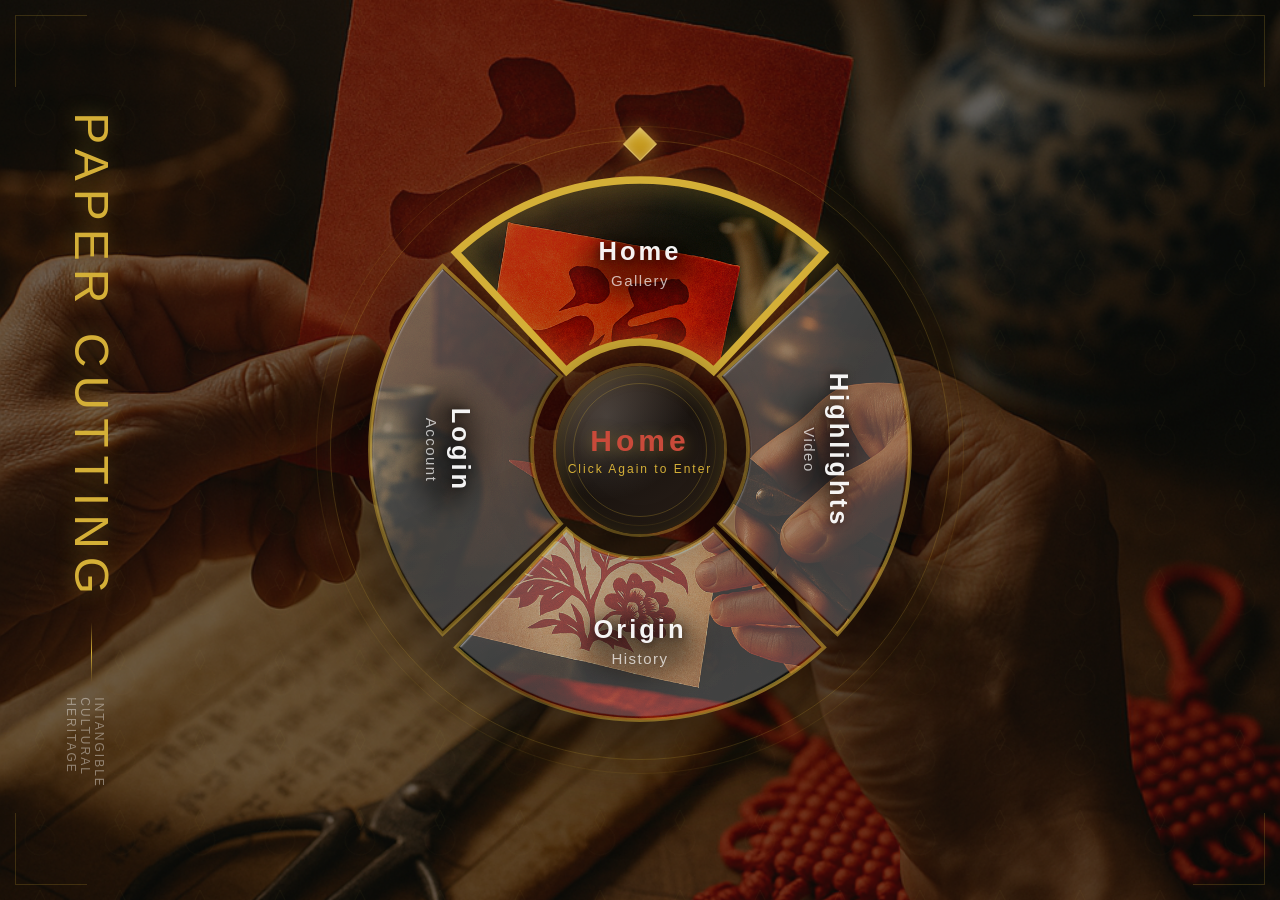
<file: index.html>
<!DOCTYPE html>
<html lang="en">

<head>
    <meta charset="UTF-8">
    <meta name="viewport" content="width=device-width, initial-scale=1.0">
    <title>Intangible Cultural Heritage - Timeless Legacy</title>
    <link rel="stylesheet" href='css/style.css'>
</head>

<body>
    <div class="background-container">
        <div class="bg-image active"></div>
        <div class="bg-image"></div>
        <div class="bg-image"></div>
        <div class="bg-image"></div>
    </div>

    <div class="bg-overlay"></div>

    <div class="pattern-overlay"></div>

    <div class="corner-decoration top-left"></div>
    <div class="corner-decoration top-right"></div>
    <div class="corner-decoration bottom-left"></div>
    <div class="corner-decoration bottom-right"></div>

    <div class="main-title">
        <h1>PAPER CUTTING</h1>
        <div class="divider"></div>
        <p>INTANGIBLE<br>CULTURAL<br>HERITAGE</p>
    </div>

    <div class="glow-ring"></div>

    <div class="donut-container">
        <div class="outer-ring"></div>

        <div class="indicator"></div>

        <div class="donut-wheel" id="donutWheel">
            <svg class="donut-svg" viewBox="0 0 400 400">
                <defs>
                    <filter id="bevel" x="-20%" y="-20%" width="140%" height="140%">
                        <feGaussianBlur in="SourceAlpha" stdDeviation="1" result="blur" />
                        <feSpecularLighting in="blur" surfaceScale="3" specularConstant="0.6" specularExponent="20"
                            lighting-color="#fff" result="specOut">
                            <fePointLight x="-5000" y="-10000" z="10000" />
                        </feSpecularLighting>
                        <feComposite in="specOut" in2="SourceAlpha" operator="in" result="specOut" />
                        <feComposite in="SourceGraphic" in2="specOut" operator="arithmetic" k1="0" k2="1" k3="1"
                            k4="0" />
                    </filter>

                    <pattern id="img0" patternUnits="userSpaceOnUse" width="400" height="400">
                        <image xlink:href="img/1.png" y="0" width="400" height="400" preserveAspectRatio="xMidYMid slice" />
                    </pattern>

                    <pattern id="img1" patternUnits="userSpaceOnUse" width="400" height="400">
                        <image href="img/2.png" width="400" height="400" preserveAspectRatio="xMidYMid slice" />
                    </pattern>

                    <pattern id="img2" patternUnits="userSpaceOnUse" width="400" height="400">
                        <image href="img/3.png" y="0" width="400" height="400" preserveAspectRatio="xMidYMid slice" />
                    </pattern>

                    <pattern id="img3" patternUnits="userSpaceOnUse" width="400" height="400">
                        <image href="img/4.png" y="0" width="400" height="400" preserveAspectRatio="xMidYMid slice" />
                    </pattern>

                    <linearGradient id="highlight" x1="0%" y1="0%" x2="100%" y2="100%">
                        <stop offset="0%" style="stop-color:rgba(255,255,255,0.25)" />
                        <stop offset="50%" style="stop-color:rgba(255,255,255,0.02)" />
                        <stop offset="100%" style="stop-color:rgba(255,255,255,0.1)" />
                    </linearGradient>

                    <linearGradient id="edge" x1="0%" y1="0%" x2="100%" y2="100%">
                        <stop offset="0%" style="stop-color:rgba(212,175,55,0.8)" />
                        <stop offset="50%" style="stop-color:rgba(212,175,55,0.3)" />
                        <stop offset="100%" style="stop-color:rgba(212,175,55,0.7)" />
                    </linearGradient>

                    <filter id="innerShadow" x="-50%" y="-50%" width="200%" height="200%">
                        <feComponentTransfer in="SourceAlpha">
                            <feFuncA type="table" tableValues="1 0" />
                        </feComponentTransfer>
                        <feGaussianBlur stdDeviation="3" />
                        <feOffset dx="2" dy="2" result="offsetblur" />
                        <feFlood flood-color="rgba(0,0,0,0.5)" result="color" />
                        <feComposite in2="offsetblur" operator="in" />
                        <feComposite in2="SourceAlpha" operator="in" />
                        <feMerge>
                            <feMergeNode in="SourceGraphic" />
                            <feMergeNode />
                        </feMerge>
                    </filter>
                </defs>

                <g class="segments" id="segments"></g>
            </svg>
        </div>

        <div class="center-circle">
            <div class="center-content">
                <div class="center-title" id="centerTitle">Paper Cutting</div>
                <div class="center-subtitle" id="centerSubtitle">Select</div>
            </div>
        </div>
    </div>

<script src="js/style.js"></script>
</body>

</html>
</file>
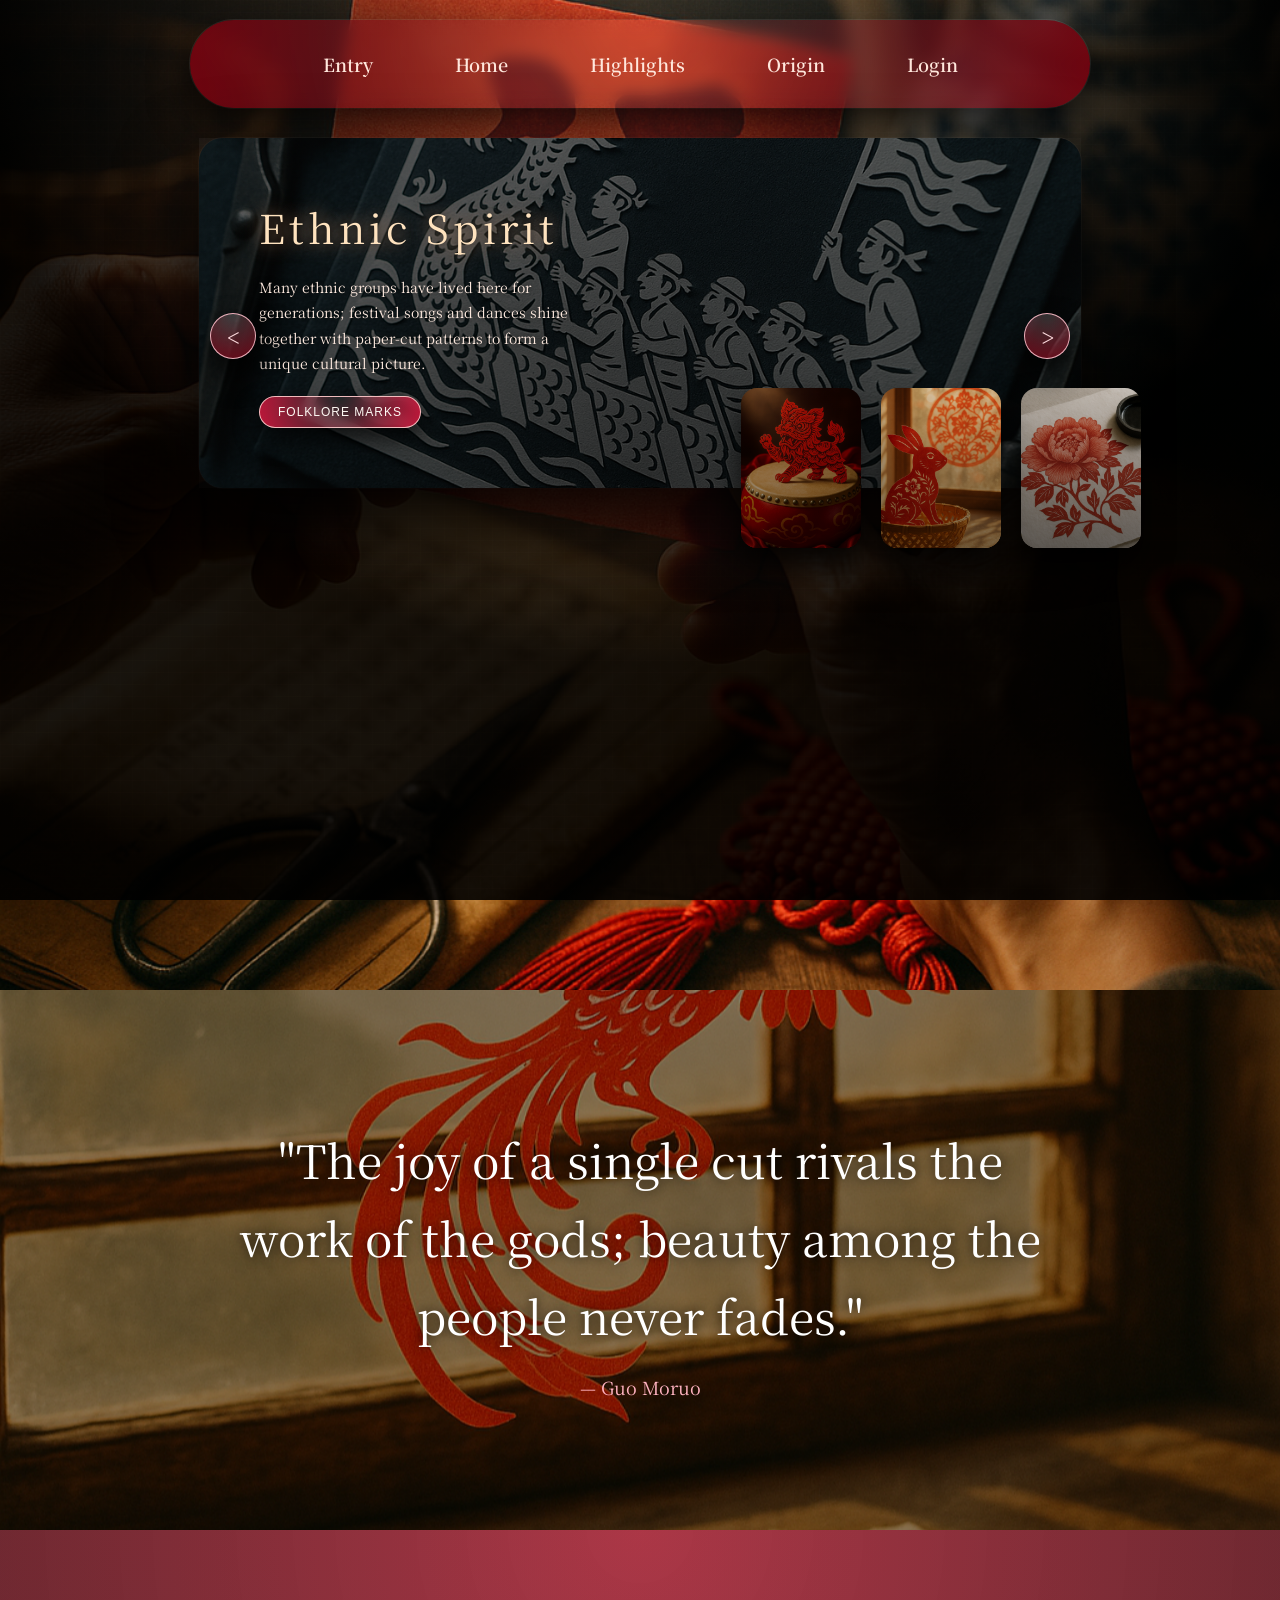
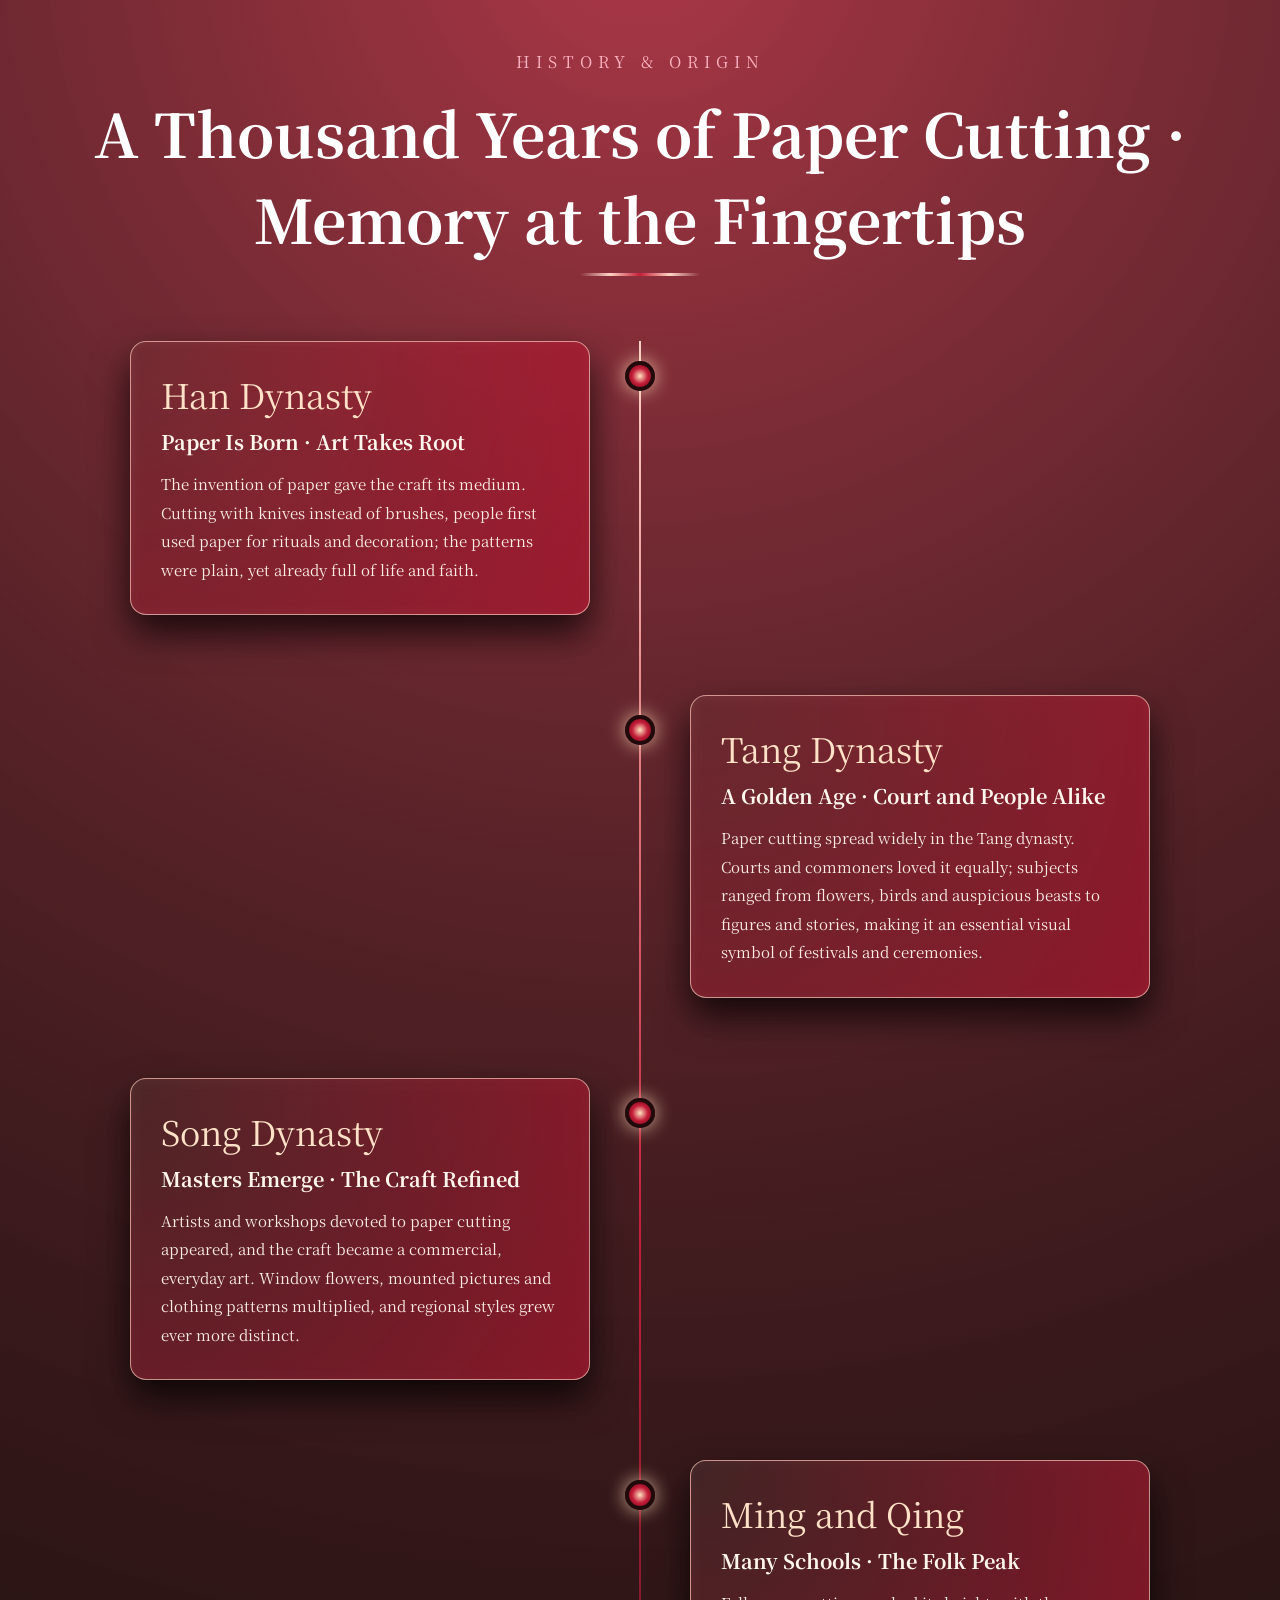
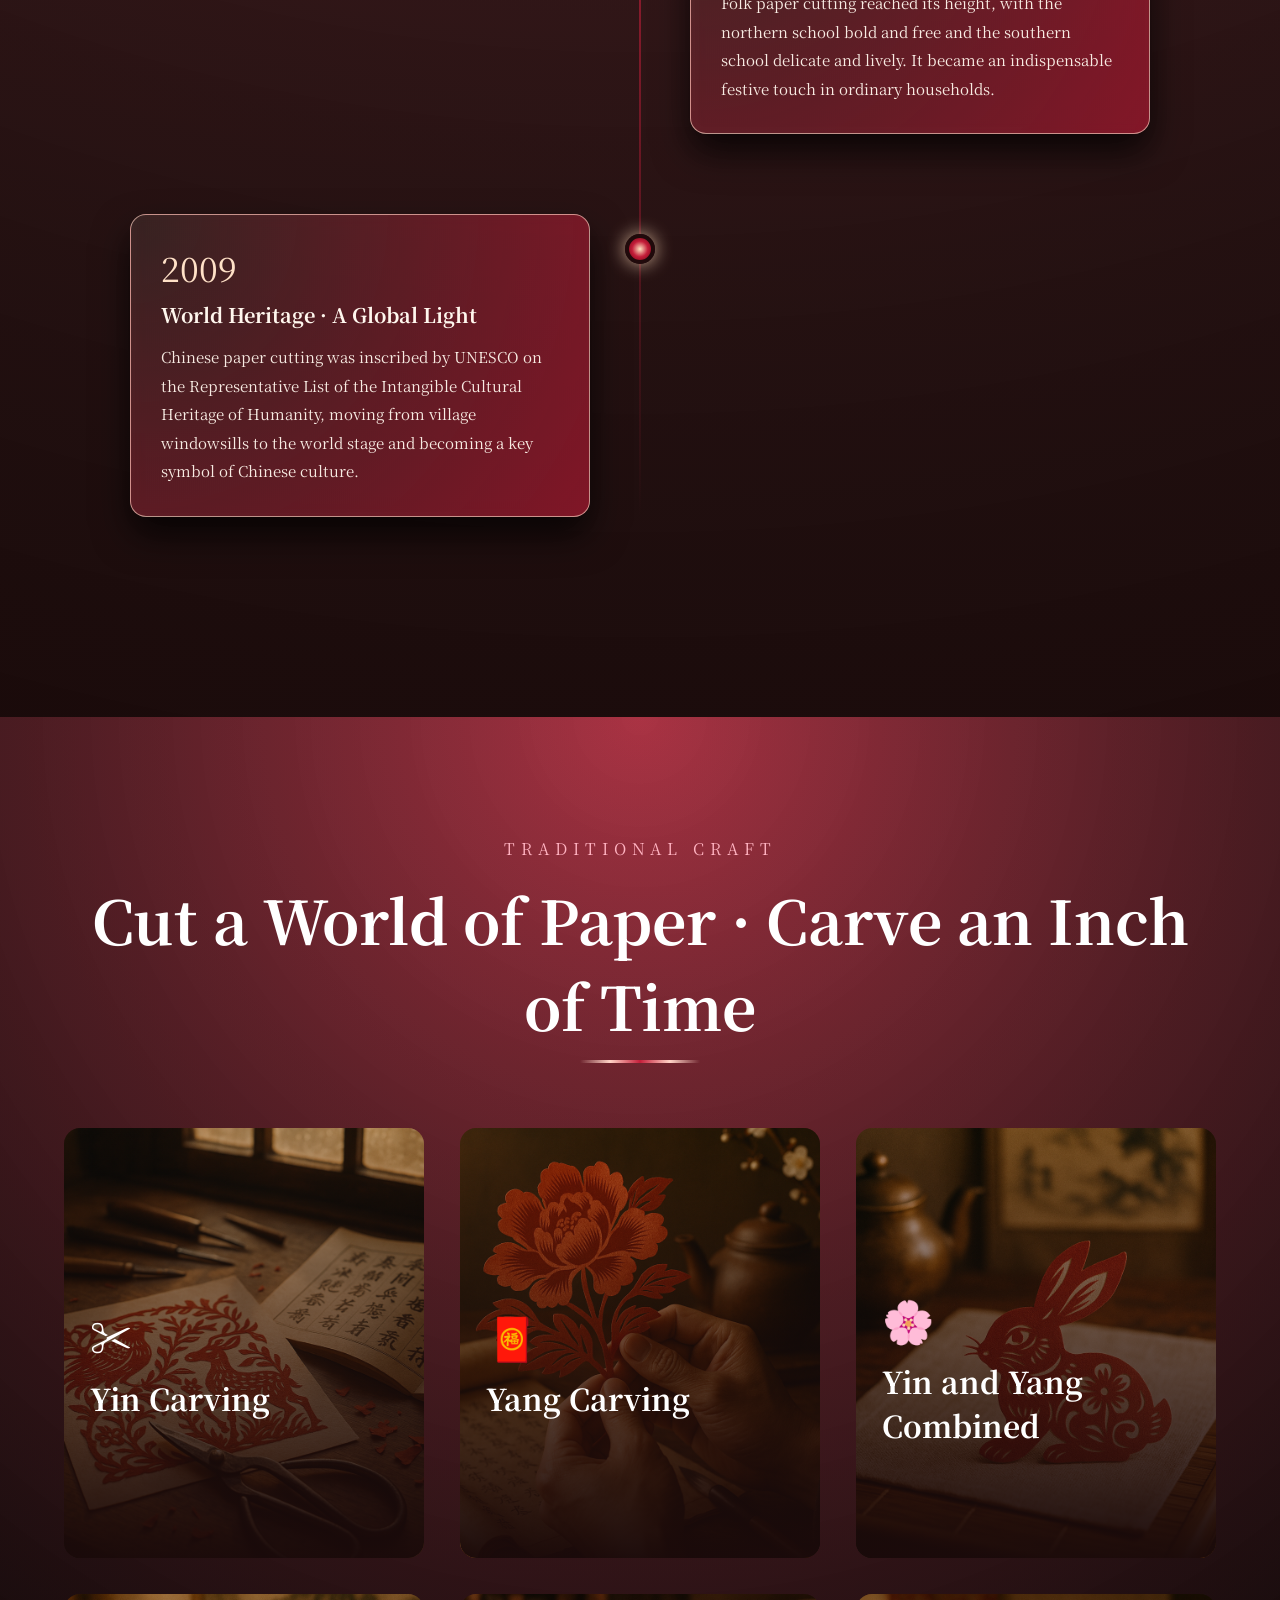
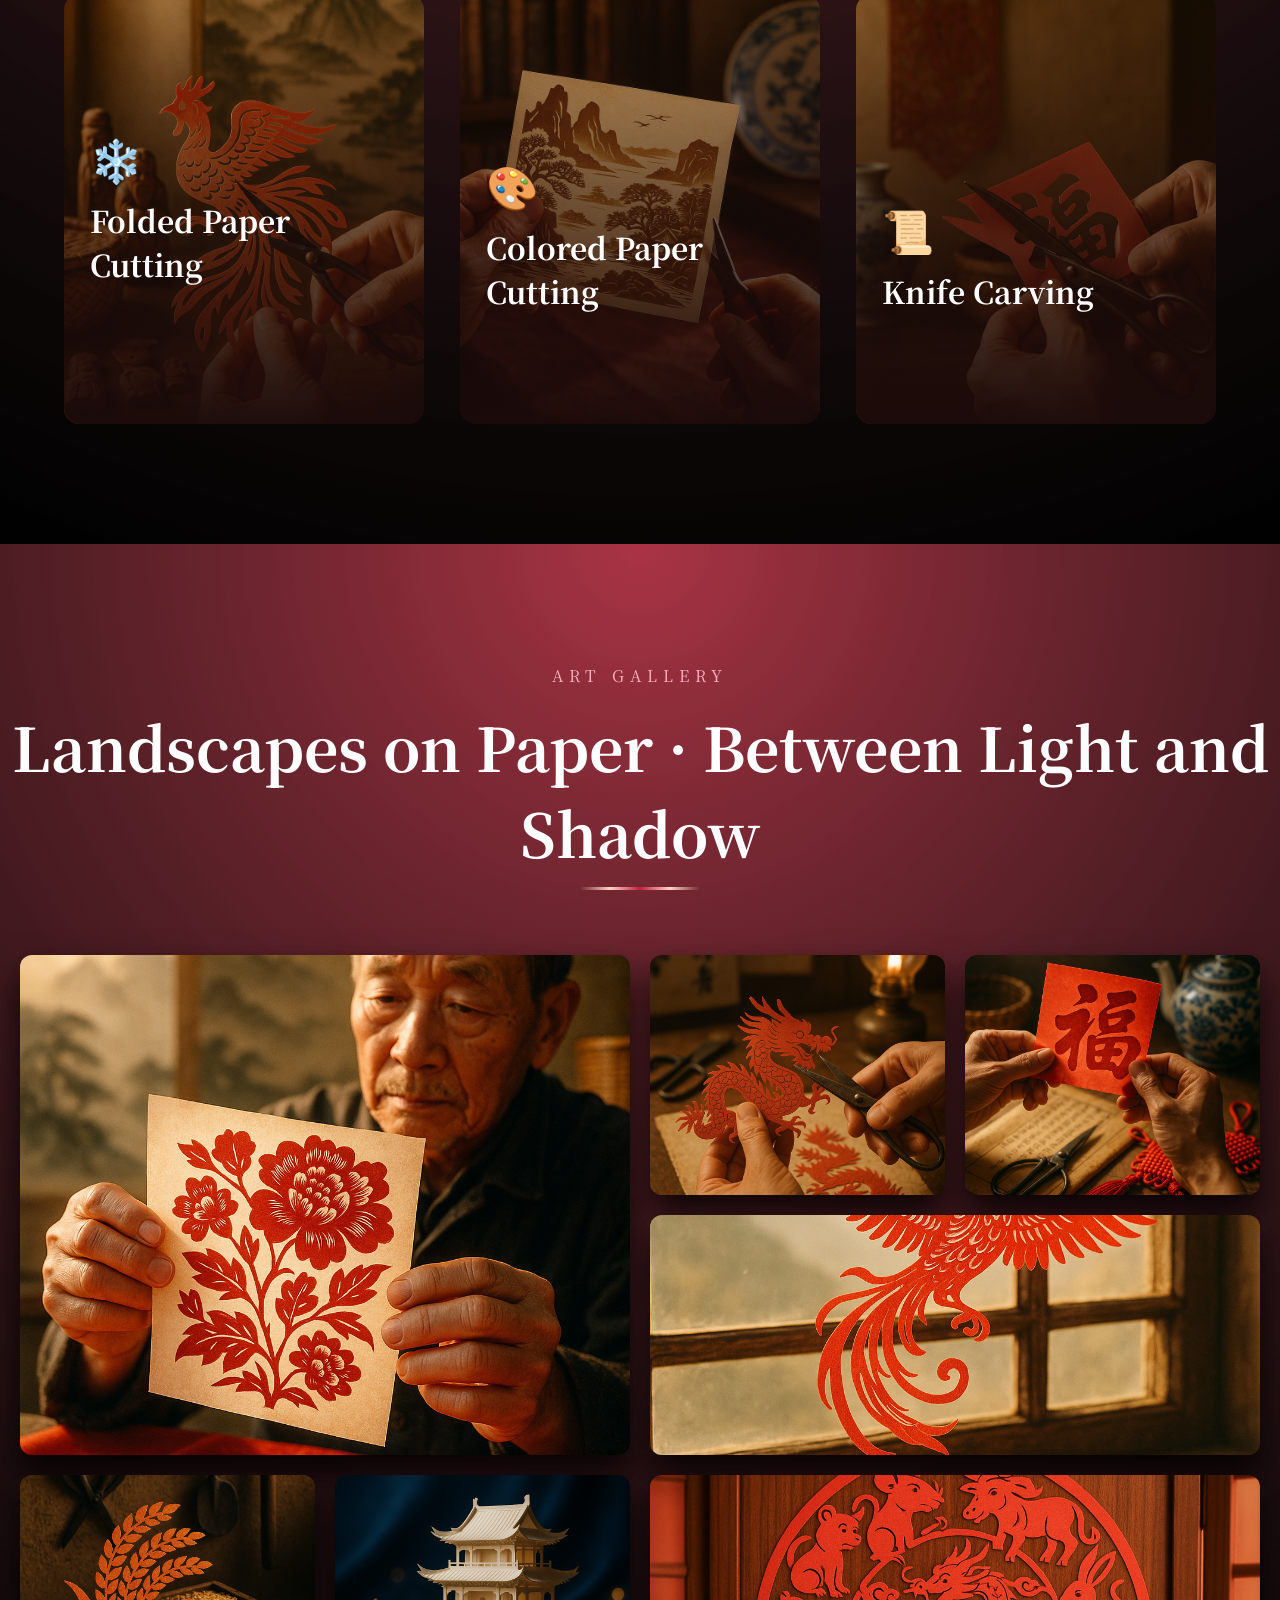
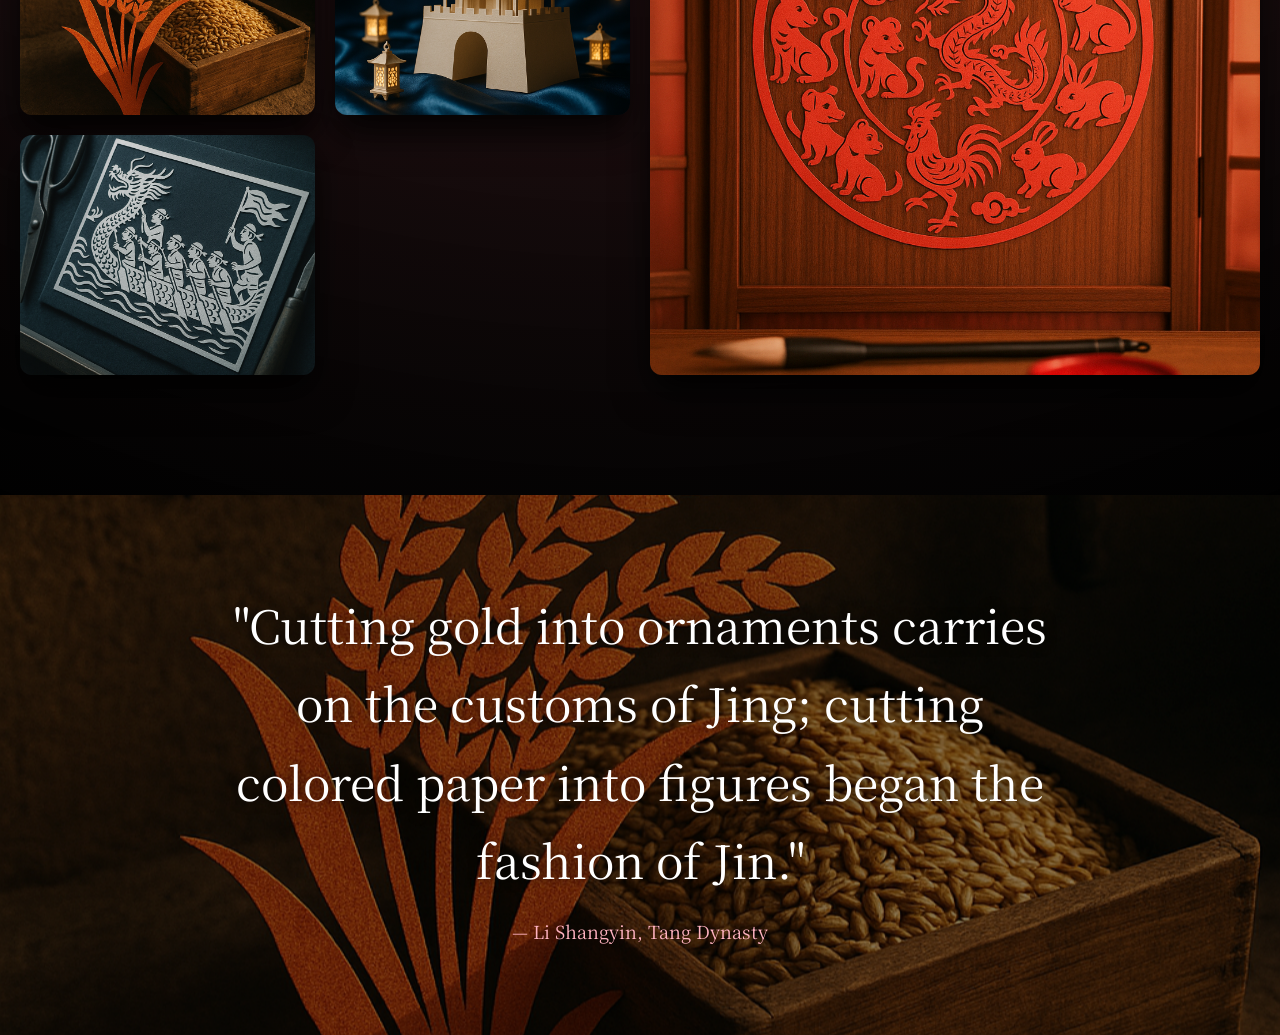
<file: jies.html>
<!DOCTYPE html>
<html lang="en">

<head>
    <meta charset="UTF-8">
    <meta http-equiv="X-UA-Compatible" content="IE=edge">
    <meta name="viewport" content="width=device-width, initial-scale=1.0">
    <title>Paper Cutting - Colorful Guizhou</title>
    <link
        href="https://fonts.googleapis.com/css2?family=Noto+Serif+SC:wght@400;500;600;700&display=swap"
        rel="stylesheet">
    <link rel="stylesheet" href="css/jies.css">

</head>

<body>
    <div class="overlay" id="overlay"></div>

    <div class="hamburger" id="hamburger">
        <span></span>
        <span></span>
        <span></span>
    </div>

    <div class="middle">
        <div class="middle-top" id="mobileNav">
            <nav class="nav">
                <a href="index.html" class="nav-item">Entry</a>
                <a href="jies.html" class="nav-item">Home</a>
                <a href="chaorpduan.html" class="nav-item">Highlights</a>
                <a href="qiyuan.html" class="nav-item">Origin</a>
                <a href="long.html" class="nav-item">Login</a>
            </nav>
        </div>

        <div class="container">
            <div id="slide">
                <div class="item" style="background-image: url('img/12.png');">
                    <div class="conyent">
                        <div class="name">Mountains and Mist</div>
                        <div class="des">
                            Green peaks stacked in layers, wrapped in drifting mist — folded like cut paper, a scroll of landscape carved by nature and by hand.
                        </div>
                        <button>Learn More</button>
                    </div>
                </div>

                <div class="item" style="background-image: url('img/13.png');">
                    <div class="conyent">
                        <div class="name">Paper Cutting</div>
                        <div class="des">
                            Between one cut and one carve, mountains, figures, flowers and birds spring to life on paper, carrying a thousand years of memory and blessing.
                        </div>
                        <button>Explore the Craft</button>
                    </div>
                </div>

                <div class="item" style="background-image: url('img/14.png');">
                    <div class="conyent">
                        <div class="name">Ethnic Spirit</div>
                        <div class="des">
                            Many ethnic groups have lived here for generations; festival songs and dances shine together with paper-cut patterns to form a unique cultural picture.
                        </div>
                        <button>Folklore Marks</button>
                    </div>
                </div>

                <div class="item" style="background-image: url('img/15.png');">
                    <div class="conyent">
                        <div class="name">Landscapes on Paper</div>
                        <div class="des">
                            Karst peaks, plunging waterfalls and seas of cloud look like natural scrolls already cut and hollowed by hand.
                        </div>
                        <button>Hidden Landscapes</button>
                    </div>
                </div>

                <div class="item" style="background-image: url('img/16.png');">
                    <div class="conyent">
                        <div class="name">Light and Shadow</div>
                        <div class="des">
                            When lamplight falls on paper-cut window flowers, a story unfolds slowly through the grain of the red paper.
                        </div>
                        <button>Stories of Light</button>
                    </div>
                </div>

                <div class="item" style="background-image: url('img/17.png');">
                    <div class="conyent">
                        <div class="name">Hearts Entwined</div>
                        <div class="des">
                            Paper cutting is more than a craft; it is a way of giving form to wishes, cutting blessings and longing quietly into paper.
                        </div>
                        <button>Heritage Lives On</button>
                    </div>
                </div>
            </div>
            <div class="buttons">
                <div class="s_buttton s_buttton-left">&lt;</div>
                <div class="s_buttton s_buttton-right">&gt;</div>
            </div>
        </div>
    </div>

    <div class="paper-cutting">

        <section class="parallax-section parallax-1">
            <div class="parallax-bg" data-speed="0.35"></div>
            <div class="parallax-quote">
                <blockquote>"The joy of a single cut rivals the work of the gods; beauty among the people never fades."</blockquote>
                <cite>— Guo Moruo</cite>
            </div>
        </section>

        <section class="section history-section" id="history">
            <div class="section-header">
                <p class="section-subtitle">HISTORY &amp; ORIGIN</p>
                <h2 class="section-title">A Thousand Years of Paper Cutting · Memory at the Fingertips</h2>
            </div>
            <div class="history-timeline">
                <div class="timeline-item">
                    <div class="timeline-content">
                        <div class="timeline-year">Han Dynasty</div>
                        <h3 class="timeline-title">Paper Is Born · Art Takes Root</h3>
                        <p class="timeline-desc">
                            The invention of paper gave the craft its medium. Cutting with knives instead of brushes, people first used paper for rituals and decoration; the patterns were plain, yet already full of life and faith.
                        </p>
                    </div>
                </div>
                <div class="timeline-item">
                    <div class="timeline-content">
                        <div class="timeline-year">Tang Dynasty</div>
                        <h3 class="timeline-title">A Golden Age · Court and People Alike</h3>
                        <p class="timeline-desc">
                            Paper cutting spread widely in the Tang dynasty. Courts and commoners loved it equally; subjects ranged from flowers, birds and auspicious beasts to figures and stories, making it an essential visual symbol of festivals and ceremonies.
                        </p>
                    </div>
                </div>
                <div class="timeline-item">
                    <div class="timeline-content">
                        <div class="timeline-year">Song Dynasty</div>
                        <h3 class="timeline-title">Masters Emerge · The Craft Refined</h3>
                        <p class="timeline-desc">
                            Artists and workshops devoted to paper cutting appeared, and the craft became a commercial, everyday art. Window flowers, mounted pictures and clothing patterns multiplied, and regional styles grew ever more distinct.
                        </p>
                    </div>
                </div>
                <div class="timeline-item">
                    <div class="timeline-content">
                        <div class="timeline-year">Ming and Qing</div>
                        <h3 class="timeline-title">Many Schools · The Folk Peak</h3>
                        <p class="timeline-desc">
                            Folk paper cutting reached its height, with the northern school bold and free and the southern school delicate and lively. It became an indispensable festive touch in ordinary households.
                        </p>
                    </div>
                </div>
                <div class="timeline-item">
                    <div class="timeline-content">
                        <div class="timeline-year">2009</div>
                        <h3 class="timeline-title">World Heritage · A Global Light</h3>
                        <p class="timeline-desc">
                            Chinese paper cutting was inscribed by UNESCO on the Representative List of the Intangible Cultural Heritage of Humanity, moving from village windowsills to the world stage and becoming a key symbol of Chinese culture.
                        </p>
                    </div>
                </div>
            </div>
        </section>

        <section class="section craft-section" id="craft">
            <div class="section-header">
                <p class="section-subtitle">TRADITIONAL CRAFT</p>
                <h2 class="section-title">Cut a World of Paper · Carve an Inch of Time</h2>
            </div>
            <div class="craft-grid">
                <div class="craft-card">
                    <div class="craft-card-bg" style="background-image: url('img/9.png')">
                    </div>
                    <div class="craft-card-overlay"></div>
                    <div class="craft-card-content">
                        <div class="craft-card-icon">✂️</div>
                        <h3 class="craft-card-title">Yin Carving</h3>
                        <p class="craft-card-desc">
                            Cutting away the blank space around the outline while keeping the line structure. The picture is rich in empty space with a clear rhythm; common in auspicious patterns and festive window flowers, it shows ingenuity within simplicity.
                        </p>
                    </div>
                </div>

                <div class="craft-card">
                    <div class="craft-card-bg" style="background-image: url('img/8.png')">
                    </div>
                    <div class="craft-card-overlay"></div>
                    <div class="craft-card-content">
                        <div class="craft-card-icon">🧧</div>
                        <h3 class="craft-card-title">Yang Carving</h3>
                        <p class="craft-card-desc">
                            The background is cut away and the motif itself is kept, giving solid and vigorous forms. Folk artists in the north often use it for characters such as "Fortune" and "Longevity", with meanings that are weighty and direct.
                        </p>
                    </div>
                </div>

                <div class="craft-card">
                    <div class="craft-card-bg" style="background-image: url('img/7.png')">
                    </div>
                    <div class="craft-card-overlay"></div>
                    <div class="craft-card-content">
                        <div class="craft-card-icon">🌸</div>
                        <h3 class="craft-card-title">Yin and Yang Combined</h3>
                        <p class="craft-card-desc">
                            Yin and yang carving are used together in a single piece so that solid and void generate each other and the layers read clearly. It is the advanced form in which mature technique and artistic expression meet.
                        </p>
                    </div>
                </div>

                <div class="craft-card">
                    <div class="craft-card-bg" style="background-image: url('img/6.png')">
                    </div>
                    <div class="craft-card-overlay"></div>
                    <div class="craft-card-content">
                        <div class="craft-card-icon">❄️</div>
                        <h3 class="craft-card-title">Folded Paper Cutting</h3>
                        <p class="craft-card-desc">
                            Paper is folded and cut as one block; unfolded, it becomes a symmetrical pattern. Often used for round medallions and snowflakes that stand for completeness, it is one of the most familiar forms of childhood memory.
                        </p>
                    </div>
                </div>

                <div class="craft-card">
                    <div class="craft-card-bg" style="background-image: url('img/5.png')">
                    </div>
                    <div class="craft-card-overlay"></div>
                    <div class="craft-card-content">
                        <div class="craft-card-icon">🎨</div>
                        <h3 class="craft-card-title">Colored Paper Cutting</h3>
                        <p class="craft-card-desc">
                            Multi-colored paper is pieced together or dyed, breaking the limit of a single red. Color and form set each other off, giving traditional paper cutting new life in modern spaces.
                        </p>
                    </div>
                </div>

                <div class="craft-card">
                    <div class="craft-card-bg" style="background-image: url('img/4.png')">
                    </div>
                    <div class="craft-card-overlay"></div>
                    <div class="craft-card-content">
                        <div class="craft-card-icon">📜</div>
                        <h3 class="craft-card-title">Knife Carving</h3>
                        <p class="craft-card-desc">
                            Knives take the place of scissors for finer lines, and several sheets can be cut at once for batch work. It is common in fine binding, cultural products and large decorative pieces.
                        </p>
                    </div>
                </div>
            </div>
        </section>

        <section class="section gallery-section" id="gallery">
            <div class="section-header">
                <p class="section-subtitle">ART GALLERY</p>
                <h2 class="section-title">Landscapes on Paper · Between Light and Shadow</h2>
            </div>
            <div class="gallery-container">
                <div class="gallery-grid">
                    <div class="gallery-item">
                        <img src="img/3.png" alt="Paper-cut work 1">
                        <div class="gallery-item-overlay">
                            <span class="gallery-item-text">Double Happiness at the Door</span>
                        </div>
                    </div>
                    <div class="gallery-item">
                        <img src="img/2.png" alt="Paper-cut work 2">
                        <div class="gallery-item-overlay">
                            <span class="gallery-item-text">Fortune, Wealth, Longevity, Joy</span>
                        </div>
                    </div>
                    <div class="gallery-item">
                        <img src="img/1.png" alt="Paper-cut work 3">
                        <div class="gallery-item-overlay">
                            <span class="gallery-item-text">Dragon and Phoenix Bring Blessing</span>
                        </div>
                    </div>
                    <div class="gallery-item">
                        <img src="img/10.png" alt="Paper-cut work 4">
                        <div class="gallery-item-overlay">
                            <span class="gallery-item-text">Blossoms Bloom, Prosperity Arrives</span>
                        </div>
                    </div>
                    <div class="gallery-item">
                        <img src="img/11.png" alt="Paper-cut work 5">
                        <div class="gallery-item-overlay">
                            <span class="gallery-item-text">Abundance Year after Year</span>
                        </div>
                    </div>
                    <div class="gallery-item">
                        <img src="img/12.png" alt="Paper-cut work 6">
                        <div class="gallery-item-overlay">
                            <span class="gallery-item-text">A Hundred Birds Salute the Phoenix</span>
                        </div>
                    </div>
                    <div class="gallery-item">
                        <img src="img/13.png" alt="Paper-cut work 7">
                        <div class="gallery-item-overlay">
                            <span class="gallery-item-text">Gold and Jade Fill the Hall</span>
                        </div>
                    </div>
                    <div class="gallery-item">
                        <img src="img/14.png" alt="Paper-cut work 8">
                        <div class="gallery-item-overlay">
                            <span class="gallery-item-text">Good Fortune as You Wish</span>
                        </div>
                    </div>
                </div>
            </div>
        </section>

        <section class="parallax-section parallax-3">
            <div class="parallax-bg" data-speed="0.25"></div>
            <div class="parallax-quote">
                <blockquote>"Cutting gold into ornaments carries on the customs of Jing; cutting colored paper into figures began the fashion of Jin."</blockquote>
                <cite>— Li Shangyin, Tang Dynasty</cite>
            </div>
        </section>

    </div>
<script src="js/jies.js"></script>

</body>

</html>
</file>
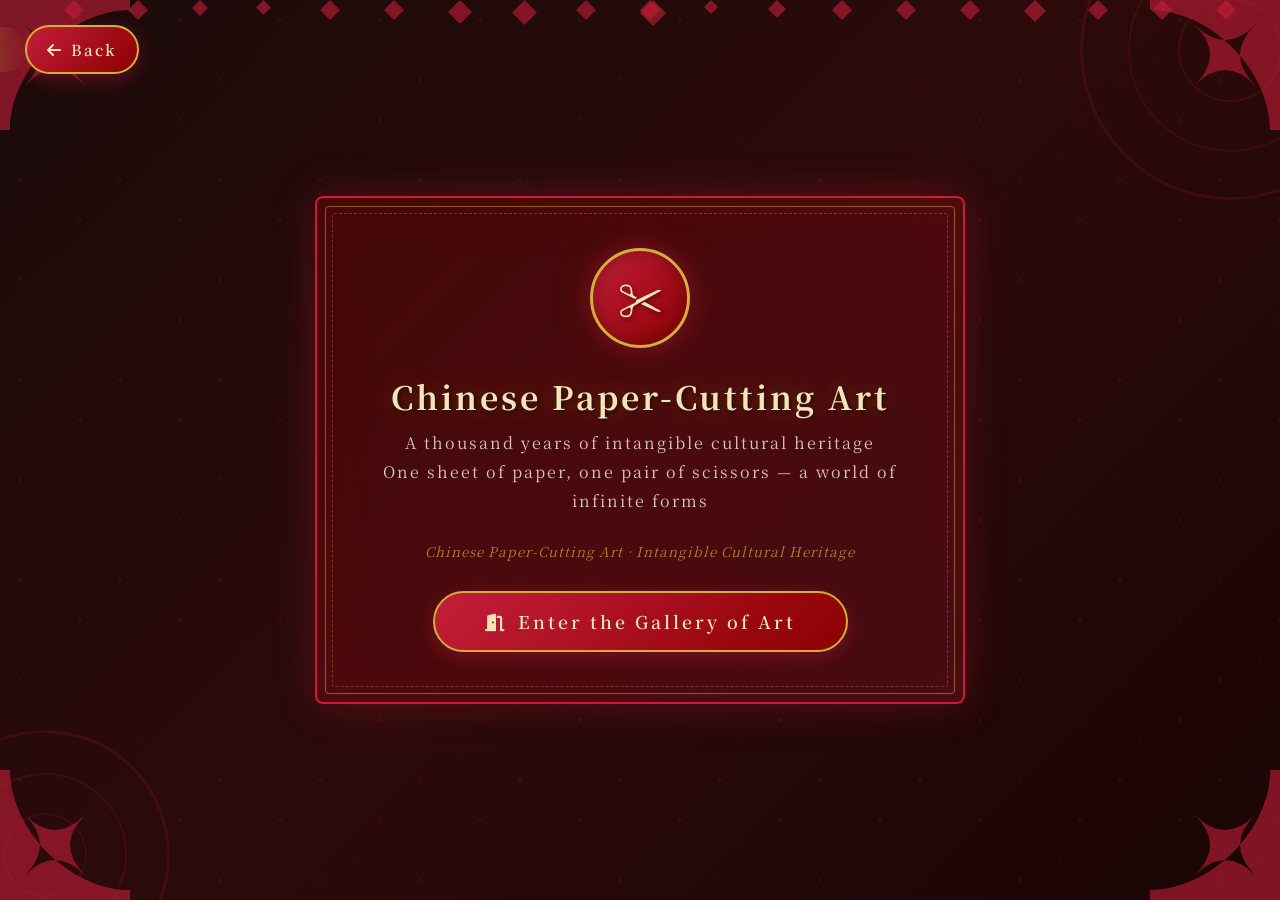
<file: long.html>
<!DOCTYPE html>
<html lang="en">

<head>
    <meta charset="UTF-8">
    <meta http-equiv="X-UA-Compatible" content="IE=edge">
    <meta name="viewport" content="width=device-width, initial-scale=1.0">
    <title>Chinese Paper-Cutting Art</title>
    <link
        href="https://fonts.googleapis.com/css2?family=Noto+Serif+SC:wght@400;500;600;700&display=swap"
        rel="stylesheet">
    <link rel="stylesheet" href="https://cdnjs.cloudflare.com/ajax/libs/font-awesome/6.4.0/css/all.min.css">
    <link rel="stylesheet" href="css/long.css">
</head>

<body>
    <a href="index.html" class="back-btn" id="backBtn">
        <i class="fas fa-arrow-left"></i>
        <span>Back</span>
    </a>

    <div class="paper-cut-bg"></div>

    <div class="corner-decoration corner-top-left">
        <svg viewBox="0 0 100 100">
            <path
                d="M0,0 L100,0 L100,20 C60,20 20,60 20,100 L0,100 Z M30,30 Q50,50 30,70 Q50,50 70,70 Q50,50 70,30 Q50,50 30,30 Z" />
        </svg>
    </div>
    <div class="corner-decoration corner-top-right">
        <svg viewBox="0 0 100 100">
            <path
                d="M0,0 L100,0 L100,20 C60,20 20,60 20,100 L0,100 Z M30,30 Q50,50 30,70 Q50,50 70,70 Q50,50 70,30 Q50,50 30,30 Z" />
        </svg>
    </div>
    <div class="corner-decoration corner-bottom-left">
        <svg viewBox="0 0 100 100">
            <path
                d="M0,0 L100,0 L100,20 C60,20 20,60 20,100 L0,100 Z M30,30 Q50,50 30,70 Q50,50 70,70 Q50,50 70,30 Q50,50 30,30 Z" />
        </svg>
    </div>
    <div class="corner-decoration corner-bottom-right">
        <svg viewBox="0 0 100 100">
            <path
                d="M0,0 L100,0 L100,20 C60,20 20,60 20,100 L0,100 Z M30,30 Q50,50 30,70 Q50,50 70,70 Q50,50 70,30 Q50,50 30,30 Z" />
        </svg>
    </div>

    <div class="falling-petals">
        <div class="petal"></div>
        <div class="petal"></div>
        <div class="petal"></div>
        <div class="petal"></div>
        <div class="petal"></div>
        <div class="petal"></div>
        <div class="petal"></div>
        <div class="petal"></div>
        <div class="petal"></div>
        <div class="petal"></div>
        <div class="petal"></div>
        <div class="petal"></div>
        <div class="petal"></div>
        <div class="petal"></div>
        <div class="petal"></div>
        <div class="petal"></div>
        <div class="petal"></div>
        <div class="petal"></div>
        <div class="petal"></div>
        <div class="petal"></div>
    </div>

    <div class="window-flower window-flower-1"></div>
    <div class="window-flower window-flower-2"></div>

    <div class="main-content">
        <div class="logo-container">
            <div class="logo-icon"></div>
        </div>
        <h2>Chinese Paper-Cutting Art</h2>
        <p class="subtitle">A thousand years of intangible cultural heritage<br>One sheet of paper, one pair of scissors — a world of infinite forms</p>
        <p class="english-subtitle">Chinese Paper-Cutting Art · Intangible Cultural Heritage</p>
        <button class="open-modal-btn">
            <i class="fas fa-door-open"></i>Enter the Gallery of Art
        </button>
    </div>

    <div class="modal-overlay" id="modalOverlay">
        <div class="dahezi">
            <button class="close-btn" id="closeBtn">&times;</button>
            <form id="loginForm">
                <h1>Welcome Back</h1>
                <div class="hez1">
                    <input type="text" id="username" required>
                    <label>Username</label>
                </div>
                <div class="hez1">
                    <input type="password" id="password" required>
                    <label>Password</label>
                </div>
                <button type="submit" class="btn">Sign In</button>
                <div class="form-footer">
                    <p>No account yet? <a href="#" id="registerLink">Register Now</a></p>
                </div>
            </form>
        </div>
    </div>

    <div class="success-message" id="successMessage">
        <h3>Signed In Successfully</h3>
        <p>Welcome back, <span id="welcomeUser">admin</span></p>
    </div>
</body>


<script src="js/long.js"></script>

</html>
</file>
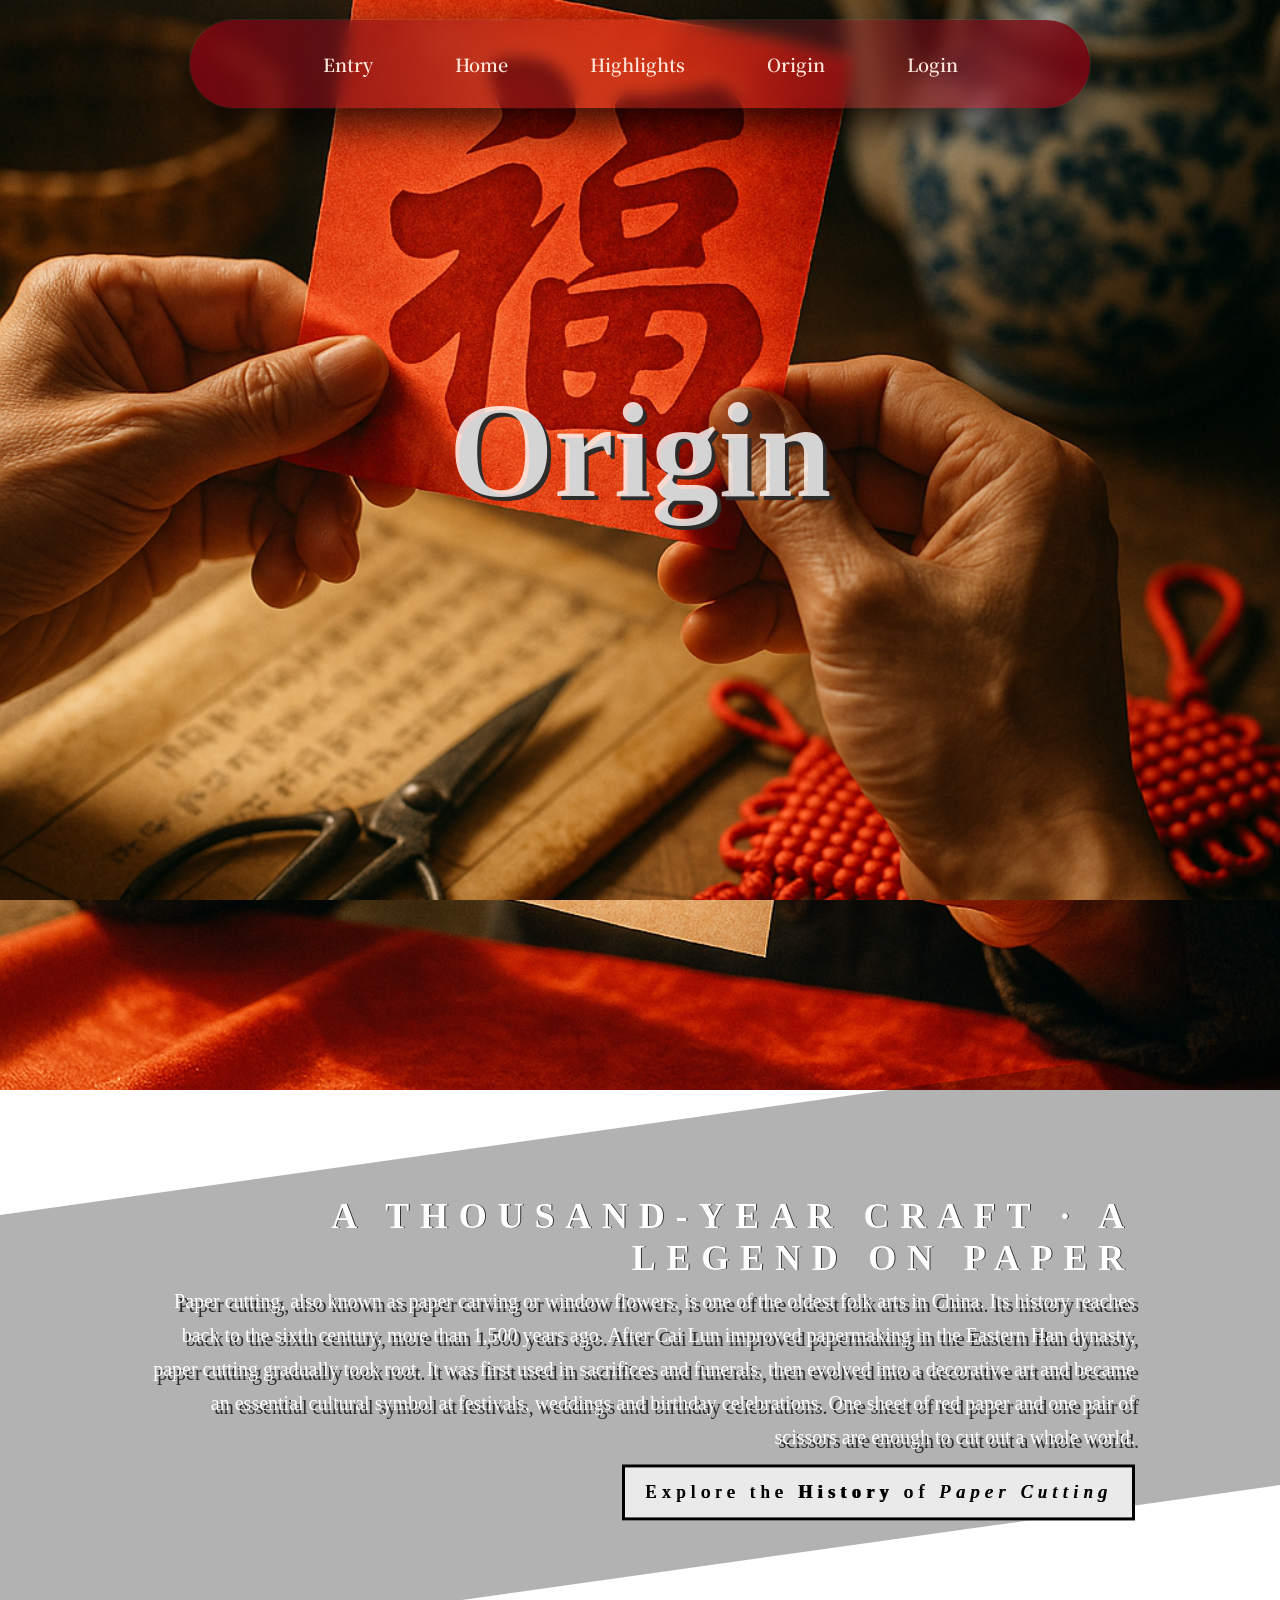
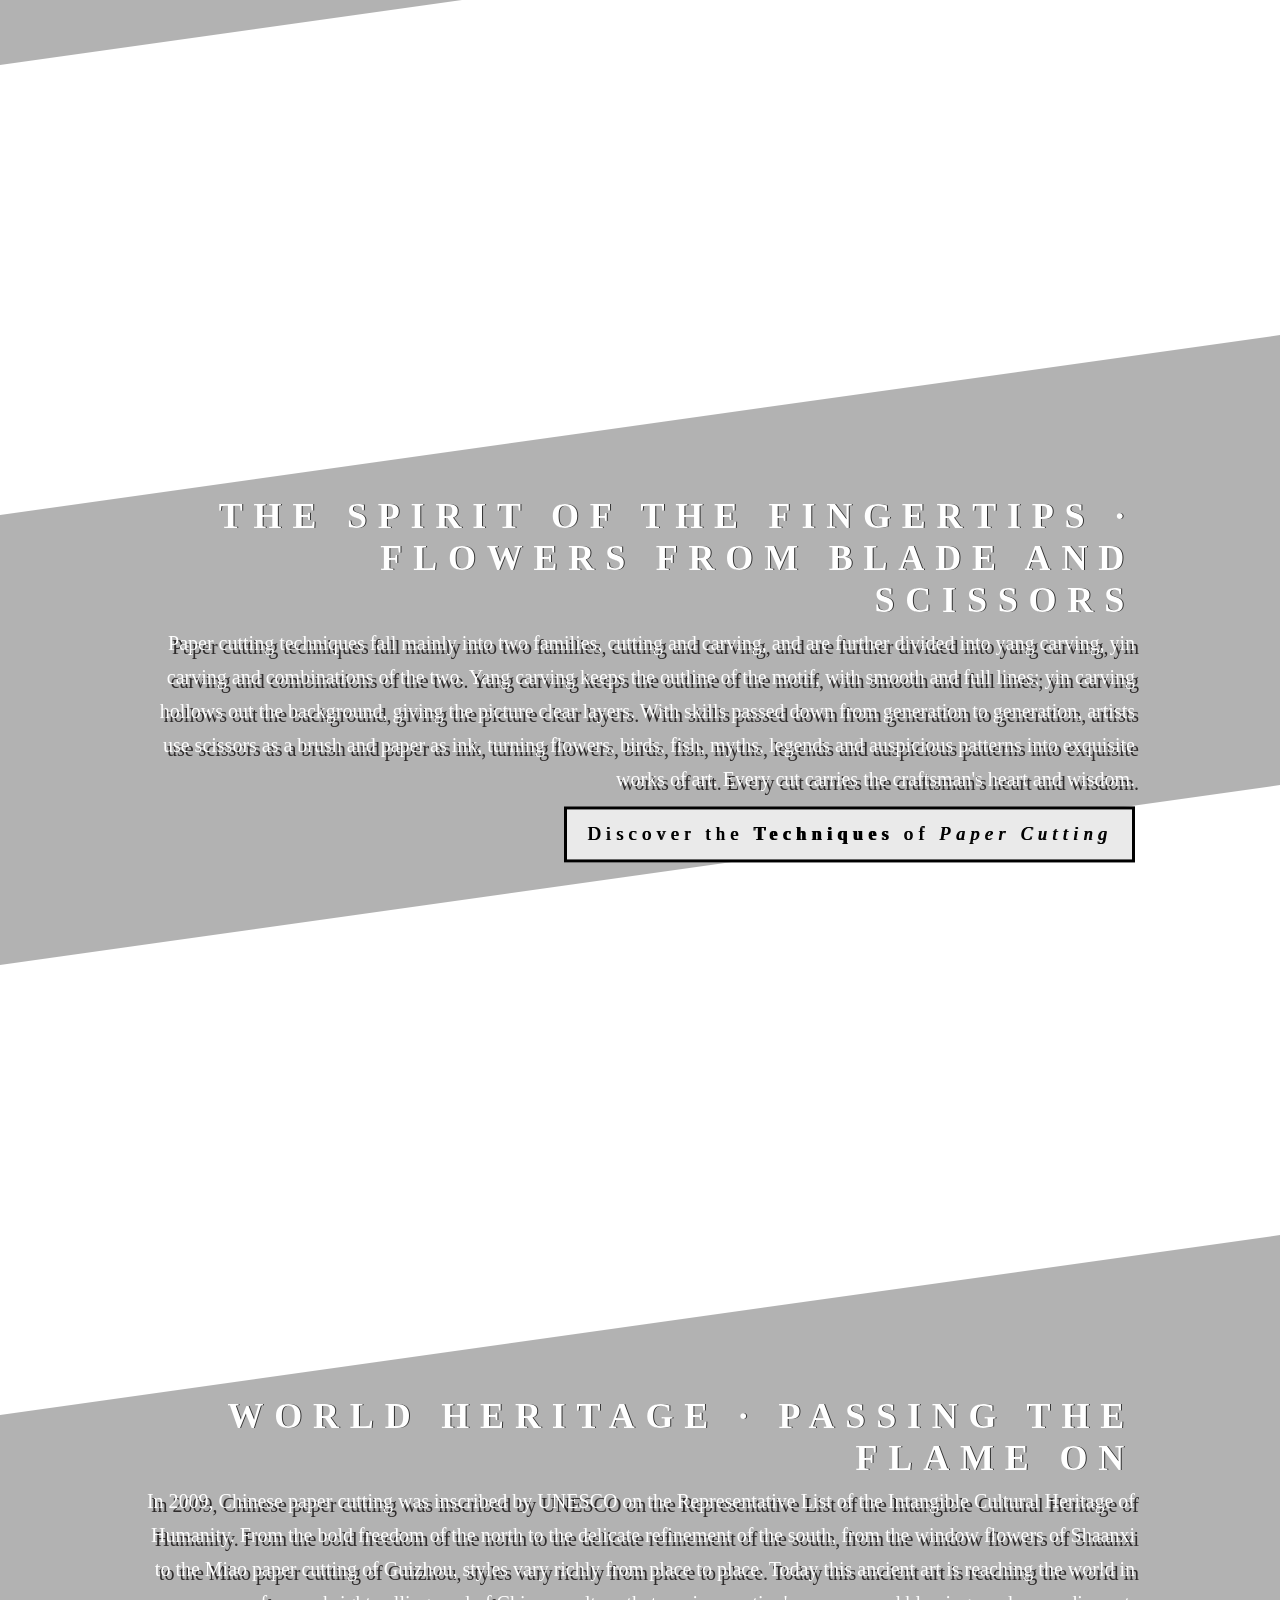
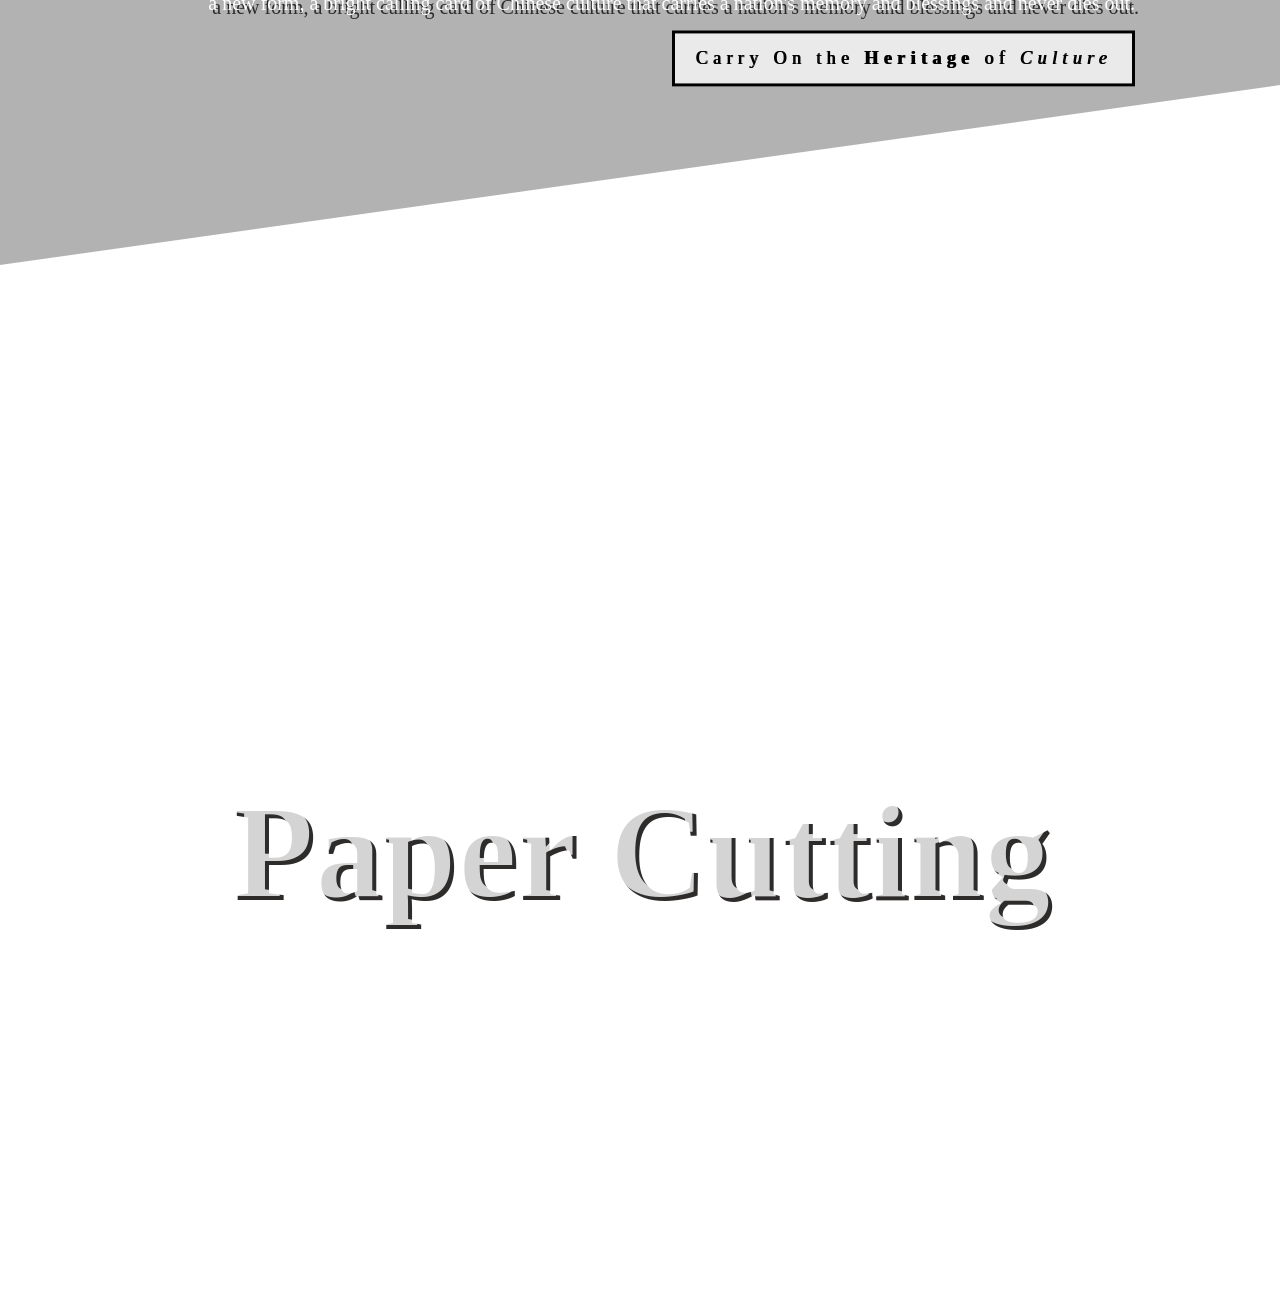
<file: qiyuan.html>
<!DOCTYPE html>
<html lang="en">

<head>
    <meta charset="UTF-8">
    <meta http-equiv="X-UA-Compatible" content="IE=edge">
    <meta name="viewport" content="width=device-width, initial-scale=1.0, maximum-scale=1.0, user-scalable=no">
    <title>Origin</title>
    <link
        href="https://fonts.googleapis.com/css2?family=Noto+Serif+SC:wght@400;500;600;700&display=swap"
        rel="stylesheet">

    <link rel="stylesheet" href="css/qiyuan.css">
</head>

<body>
    <div class="overlay" id="overlay"></div>

    <div class="hamburger" id="hamburger">
        <span></span>
        <span></span>
        <span></span>
    </div>

    <div class="container">
        <div class="nav-wrapper" id="mobileNav">
            <nav class="nav">
                <a href="index.html" class="nav-item">Entry</a>
                <a href="jies.html" class="nav-item">Home</a>
                <a href="chaorpduan.html" class="nav-item">Highlights</a>
                <a href="qiyuan.html" class="nav-item">Origin</a>
                <a href="long.html" class="nav-item">Login</a>
            </nav>
        </div>

        <section id="img-one" class="img">
            <h1>Origin</h1>
        </section>

        <section class="content-one">
            <div class="text-box">
                <div class="cnt">
                    <h2>A Thousand-Year Craft · A Legend on Paper</h2>
                    <p>
                        Paper cutting, also known as paper carving or window flowers, is one of the oldest folk arts in China. Its history reaches back to the sixth century, more than 1,500 years ago. After Cai Lun improved papermaking in the Eastern Han dynasty, paper cutting gradually took root. It was first used in sacrifices and funerals, then evolved into a decorative art and became an essential cultural symbol at festivals, weddings and birthday celebrations. One sheet of red paper and one pair of scissors are enough to cut out a whole world.
                    </p>
                    <p>
                        <a href="#" class="btn">Explore the <strong>History</strong> of <em>Paper Cutting</em></a>
                    </p>
                </div>
            </div>
        </section>

        <section class="content-two">
            <div class="text-box">
                <div class="cnt">
                    <h2>The Spirit of the Fingertips · Flowers from Blade and Scissors</h2>
                    <p>
                        Paper cutting techniques fall mainly into two families, cutting and carving, and are further divided into yang carving, yin carving and combinations of the two. Yang carving keeps the outline of the motif, with smooth and full lines; yin carving hollows out the background, giving the picture clear layers. With skills passed down from generation to generation, artists use scissors as a brush and paper as ink, turning flowers, birds, fish, myths, legends and auspicious patterns into exquisite works of art. Every cut carries the craftsman's heart and wisdom.
                    </p>
                    <p>
                        <a href="#" class="btn">Discover the <strong>Techniques</strong> of <em>Paper Cutting</em></a>
                    </p>
                </div>
            </div>
        </section>

        <section class="content-three">
            <div class="text-box">
                <div class="cnt">
                    <h2>World Heritage · Passing the Flame On</h2>
                    <p>
                        In 2009, Chinese paper cutting was inscribed by UNESCO on the Representative List of the Intangible Cultural Heritage of Humanity. From the bold freedom of the north to the delicate refinement of the south, from the window flowers of Shaanxi to the Miao paper cutting of Guizhou, styles vary richly from place to place. Today this ancient art is reaching the world in a new form, a bright calling card of Chinese culture that carries a nation's memory and blessings and never dies out.
                    </p>
                    <p>
                        <a href="#" class="btn">Carry On the <strong>Heritage</strong> of <em>Culture</em></a>
                    </p>
                </div>
            </div>
        </section>

        <section id="img-two" class="img">
            <h1>Paper Cutting</h1>
        </section>
    </div>

    <script src="js/qiyuan.js"></script>
</body>

</html>
</file>
<file: css/style.css>
* {
    margin: 0;
    padding: 0;
    box-sizing: border-box;
}

body {
    min-height: 100vh;
    display: flex;
    justify-content: center;
    align-items: center;
    background: #1a1410;
    overflow: hidden;
    font-family: "Microsoft YaHei", "STHeiti", sans-serif;
}

.background-container {
    position: fixed;
    top: 0;
    left: 0;
    width: 100%;
    height: 100%;
    z-index: 0;
}

.bg-image {
    position: absolute;
    top: 0;
    left: 0;
    width: 100%;
    height: 100%;
    background-size: cover;
    background-position: center;
    opacity: 0;
    transition: opacity 1.2s ease-in-out;
}

.bg-image.active {
    opacity: 1;
}

.bg-image:nth-child(1) {
    background-image: url('../img/1.png');
}

.bg-image:nth-child(2) {
    background-image: url('../img/2.png');
}

.bg-image:nth-child(3) {
    background-image: url('../img/3.png');
}

.bg-image:nth-child(4) {
    background-image: url('../img/4.png');
}

.bg-overlay {
    position: fixed;
    top: 0;
    left: 0;
    width: 100%;
    height: 100%;
    background: rgba(15, 12, 10, 0.6);
    z-index: 1;
}

.pattern-overlay {
    position: fixed;
    top: 0;
    left: 0;
    width: 100%;
    height: 100%;
    background:
        url("data:image/svg+xml,%3Csvg width='80' height='80' viewBox='0 0 80 80' xmlns='http://www.w3.org/2000/svg'%3E%3Cpath d='M40 10 L45 20 L40 30 L35 20 Z' fill='none' stroke='rgba(212,175,55,0.04)' stroke-width='1'/%3E%3Ccircle cx='40' cy='40' r='15' fill='none' stroke='rgba(212,175,55,0.02)' stroke-width='1'/%3E%3C/svg%3E");
    z-index: 2;
    pointer-events: none;
}

.main-title {
    position: fixed;
    left: 5%;
    top: 50%;
    transform: translateY(-50%);
    z-index: 100;
    text-align: left;
}

.main-title h1 {
    color: #d4af37;
    font-size: clamp(28px, 5vw, 48px);
    font-weight: 300;
    letter-spacing: 8px;
    writing-mode: vertical-rl;
    text-orientation: mixed;
    text-shadow: 0 2px 20px rgba(212, 175, 55, 0.4);
    margin-bottom: 20px;
}

.main-title p {
    color: rgba(255, 255, 255, 0.4);
    font-size: clamp(8px, 1.2vw, 12px);
    letter-spacing: 2px;
    writing-mode: vertical-rl;
    margin-top: 15px;
}

.main-title .divider {
    width: 1px;
    height: 60px;
    background: linear-gradient(to bottom, transparent, #d4af37, transparent);
    margin: 15px auto;
}

.donut-container {
    position: relative;
    width: 80vmin;
    height: 80vmin;
    max-width: 600px;
    max-height: 600px;
    z-index: 10;
}

.outer-ring {
    position: absolute;
    top: 50%;
    left: 50%;
    transform: translate(-50%, -50%);
    width: calc(100% + 20px);
    height: calc(100% + 20px);
    border-radius: 50%;
    border: 1px solid rgba(212, 175, 55, 0.25);
    box-shadow:
        0 0 40px rgba(212, 175, 55, 0.1),
        inset 0 0 40px rgba(212, 175, 55, 0.05);
    pointer-events: none;
}

.outer-ring::before {
    content: '';
    position: absolute;
    top: -15px;
    left: -15px;
    right: -15px;
    bottom: -15px;
    border-radius: 50%;
    border: 1px solid rgba(212, 175, 55, 0.1);
}

.donut-wheel {
    width: 100%;
    height: 100%;
    position: relative;
    transition: transform 0.8s cubic-bezier(0.34, 1.56, 0.64, 1);
    filter: drop-shadow(0 20px 50px rgba(0, 0, 0, 0.5));
}

.donut-svg {
    width: 100%;
    height: 100%;
}

.segment {
    cursor: pointer;
    transition: all 0.3s ease;
}

.segment:hover .segment-main {
    filter: brightness(1.2);
}

.segment.active .segment-main {
    filter: brightness(1.1) saturate(1.2);
}

.segment-edge {
    stroke: url(#edge);
    stroke-width: 2.5;
    transition: all 0.3s ease;
}

.segment:hover .segment-edge {
    stroke-width: 4;
    stroke: rgba(212, 175, 55, 0.8);
}

.segment.active .segment-edge {
    stroke-width: 5;
    stroke: #d4af37;
    filter: drop-shadow(0 0 8px rgba(212, 175, 55, 0.6));
}

.segment-text {
    fill: rgba(255, 255, 255, 0.95);
    font-size: 17px;
    font-weight: 600;
    letter-spacing: 2px;
    pointer-events: none;
    text-shadow: 0 2px 10px rgba(0, 0, 0, 0.8);
}

.segment-text-sub {
    fill: rgba(255, 255, 255, 0.7);
    font-size: 10px;
    letter-spacing: 1px;
    pointer-events: none;
}

.center-circle {
    position: absolute;
    top: 50%;
    left: 50%;
    transform: translate(-50%, -50%);
    width: 28%;
    height: 28%;
    border-radius: 50%;
    background:
        radial-gradient(ellipse at 30% 30%, rgba(255, 255, 255, 0.15) 0%, transparent 50%),
        linear-gradient(145deg, #3d2e24 0%, #1a1410 50%, #2a1f18 100%);
    box-shadow:
        inset 0 4px 20px rgba(212, 175, 55, 0.25),
        inset 0 -4px 20px rgba(0, 0, 0, 0.5),
        0 0 0 3px rgba(212, 175, 55, 0.35),
        0 0 60px rgba(0, 0, 0, 0.6);
    display: flex;
    flex-direction: column;
    justify-content: center;
    align-items: center;
    z-index: 20;
}

.center-circle::before {
    content: '';
    position: absolute;
    top: 10%;
    left: 10%;
    right: 10%;
    bottom: 10%;
    border-radius: 50%;
    border: 1px solid rgba(212, 175, 55, 0.25);
}

.center-circle::after {
    content: '';
    position: absolute;
    top: 5%;
    left: 5%;
    right: 5%;
    bottom: 5%;
    border-radius: 50%;
    border: 1px solid rgba(212, 175, 55, 0.1);
}

.center-content {
    text-align: center;
    z-index: 1;
}

.center-title {
    color: #d4af37;
    font-size: clamp(18px, 4.5vmin, 30px);
    font-weight: 700;
    letter-spacing: 4px;
    margin-bottom: 4px;
    text-shadow: 0 2px 15px rgba(212, 175, 55, 0.4);
    transition: all 0.5s ease;
}

.center-subtitle {
    color: rgba(255, 255, 255, 0.5);
    font-size: clamp(9px, 1.8vmin, 12px);
    letter-spacing: 2px;
    transition: all 0.3s ease;
}

.center-subtitle.ready {
    color: #d4af37;
    animation: pulse 1.5s infinite;
}

@keyframes pulse {

    0%,
    100% {
        opacity: 0.7;
    }

    50% {
        opacity: 1;
    }
}

.indicator {
    position: absolute;
    top: -3%;
    left: 50%;
    transform: translateX(-50%);
    z-index: 30;
}

.indicator::before {
    content: '';
    display: block;
    width: clamp(14px, 2.5vmin, 22px);
    height: clamp(14px, 2.5vmin, 22px);
    background: linear-gradient(135deg, #d4af37, #b8860b);
    transform: rotate(45deg);
    box-shadow:
        0 0 20px rgba(212, 175, 55, 0.6),
        inset 0 0 8px rgba(255, 255, 255, 0.3);
    border: 1px solid rgba(255, 255, 255, 0.3);
}

.glow-ring {
    position: absolute;
    top: 50%;
    left: 50%;
    transform: translate(-50%, -50%);
    width: 90vmin;
    height: 90vmin;
    max-width: 680px;
    max-height: 680px;
    border-radius: 50%;
    box-shadow:
        0 0 100px rgba(212, 175, 55, 0.06),
        inset 0 0 100px rgba(212, 175, 55, 0.03);
    pointer-events: none;
    z-index: 5;
}

.corner-decoration {
    position: fixed;
    width: clamp(40px, 8vmin, 80px);
    height: clamp(40px, 8vmin, 80px);
    border: 1px solid rgba(212, 175, 55, 0.2);
    pointer-events: none;
    z-index: 3;
}

.corner-decoration.top-left {
    top: 15px;
    left: 15px;
    border-right: none;
    border-bottom: none;
}

.corner-decoration.top-right {
    top: 15px;
    right: 15px;
    border-left: none;
    border-bottom: none;
}

.corner-decoration.bottom-left {
    bottom: 15px;
    left: 15px;
    border-right: none;
    border-top: none;
}

.corner-decoration.bottom-right {
    bottom: 15px;
    right: 15px;
    border-left: none;
    border-top: none;
}

@media screen and (max-width: 1024px) {
    .main-title {
        left: 3%;
    }

    .main-title h1 {
        font-size: clamp(24px, 4vw, 36px);
    }
}

@media screen and (max-height: 500px) and (orientation: landscape) {
    .donut-container {
        width: 70vmin;
        height: 70vmin;
    }

    .main-title {
        left: 2%;
        top: 50%;
    }

    .main-title h1 {
        font-size: 24px;
        letter-spacing: 4px;
    }

    .main-title .divider {
        height: 30px;
    }

    .corner-decoration {
        width: 30px;
        height: 30px;
    }
}

@media screen and (max-width: 768px) and (orientation: portrait) {
    body {
        flex-direction: column;
        justify-content: center;
        padding: 20px;
    }

    .main-title {
        position: relative;
        left: auto;
        top: auto;
        transform: none;
        text-align: center;
        margin-bottom: 30px;
    }

    .main-title h1 {
        writing-mode: horizontal-tb;
        text-orientation: mixed;
        font-size: clamp(24px, 7vw, 36px);
        letter-spacing: 10px;
    }

    .main-title p {
        writing-mode: horizontal-tb;
        margin-top: 10px;
        font-size: 10px;
    }

    .main-title .divider {
        width: 60px;
        height: 1px;
        margin: 12px auto;
    }

    .donut-container {
        width: 85vw;
        height: 85vw;
        max-width: 400px;
        max-height: 400px;
    }

    .corner-decoration {
        width: 35px;
        height: 35px;
    }

    .segment-text {
        font-size: 16px;
    }

    .segment-text-sub {
        font-size: 9px;
    }
}

@media screen and (max-width: 380px) {
    .main-title h1 {
        font-size: 22px;
        letter-spacing: 6px;
    }

    .donut-container {
        width: 90vw;
        height: 90vw;
    }

    .center-title {
        font-size: 16px;
    }

    .center-subtitle {
        font-size: 8px;
    }

    .segment-text {
        font-size: 14px;
    }

    .segment-text-sub {
        font-size: 8px;
    }
}

@media screen and (min-width: 1400px) {
    .main-title {
        left: 8%;
    }

    .main-title h1 {
        font-size: 52px;
        letter-spacing: 12px;
    }

    .main-title .divider {
        height: 80px;
    }

    .corner-decoration {
        width: 100px;
        height: 100px;
    }
}
</file>
<file: css/jies.css>
* {
    margin: 0;
    padding: 0;
    box-sizing: border-box;
    list-style: none;
}

a {
    text-decoration: none;
    color: inherit;
}

body {
    min-height: 100vh;
    font-family: 'Noto Serif SC', serif;
    background-image: radial-gradient(circle at top,
            rgba(255, 255, 255, 0.12) 0,
            rgba(0, 0, 0, 0.9) 60%),
        url('../img/1.png');
    background-size: cover;
    background-repeat: no-repeat;
    background-position: center;
    background-attachment: fixed;
    color: #fdf5ef;
}

body::before {
    content: "";
    position: fixed;
    inset: 0;
    pointer-events: none;
    background-image:
        linear-gradient(rgba(255, 255, 255, 0.04) 1px, transparent 1px),
        linear-gradient(90deg, rgba(255, 255, 255, 0.03) 1px, transparent 1px);
    background-size: 100% 12px, 12px 100%;
    mix-blend-mode: soft-light;
    z-index: -1;
}

.middle {
    min-height: 100vh;
    width: 90%;
    max-width: 1000px;
    margin: 30px auto 0;
    padding: 0 10px 60px;
    position: relative;
}

.middle-top {
    display: flex;
    justify-content: center;
    margin-top: -10px;
    margin-bottom: 30px;
}

.nav {
    display: inline-flex;
    flex-wrap: nowrap;
    justify-content: center;
    align-items: center;
    position: relative;
    overflow: hidden;
    background: radial-gradient(circle at top,
            rgba(255, 255, 255, 0.06),
            rgba(120, 3, 16, 0.9));
    padding: 14px 26px;
    border-radius: 999px;
    box-shadow:
        0 16px 40px rgba(0, 0, 0, 0.8),
        0 0 0 1px rgba(255, 255, 255, 0.1);
    width: 100%;
    max-width: 900px;
    margin: 0 auto;
    gap: 10px;
    backdrop-filter: blur(8px);
}

.nav-item {
    color: #ffe7dc;
    padding: 12px 24px;
    text-decoration: none;
    transition: 0.3s;
    margin: 5px 12px;
    z-index: 1;
    font-family: 'Noto Serif SC', serif;
    font-weight: 600;
    position: relative;
    font-size: clamp(14px, 1.9vw, 18px);
    white-space: nowrap;
}

.nav-item::before {
    content: "";
    position: absolute;
    bottom: -6px;
    left: 50%;
    transform: translateX(-50%);
    width: 0;
    height: 3px;
    background: linear-gradient(90deg, #ffb3c1, #c41e3a, #ffb3c1);
    border-radius: 999px;
    opacity: 0;
    transition: 0.3s;
}

.nav-item:hover {
    color: #fffaf3;
    text-shadow: 0 0 8px rgba(255, 241, 210, 0.6);
}

.nav-item:hover::before {
    width: 70%;
    opacity: 1;
}

.nav-separator {
    color: rgba(255, 255, 255, 0.35);
    font-size: 12px;
    margin: 0 4px;
}

.nav-indicator {
    position: absolute;
    left: 0;
    bottom: 4px;
    height: 5px;
    transition: 0.4s;
    border-radius: 999px;
}

.hamburger {
    display: none;
    flex-direction: column;
    cursor: pointer;
    padding: 10px;
    z-index: 1001;
}

.hamburger span {
    width: 30px;
    height: 3px;
    background-color: #fff;
    margin: 3px 0;
    transition: 0.3s;
    border-radius: 3px;
}

.overlay {
    display: none;
    position: fixed;
    top: 0;
    left: 0;
    width: 100%;
    height: 100%;
    background-color: rgba(0, 0, 0, 0.55);
    z-index: 999;
}

.overlay.active {
    display: block;
}

.hamburger.active span:nth-child(1) {
    transform: rotate(45deg) translate(5px, 5px);
}

.hamburger.active span:nth-child(2) {
    opacity: 0;
}

.hamburger.active span:nth-child(3) {
    transform: rotate(-45deg) translate(7px, -6px);
}

.container {
    width: 90%;
    max-width: 1000px;
    height: 350px;
    position: relative;
    top: 0;
    left: 50%;
    transform: translateX(-50%);
    background: radial-gradient(circle at top,
            rgba(255, 255, 255, 0.08),
            rgba(20, 7, 7, 0.95));
    padding: 0;
    box-shadow:
        0 30px 80px rgba(0, 0, 0, 0.95),
        0 0 0 1px rgba(255, 255, 255, 0.04);
    border-radius: 24px;
    opacity: 1;
    z-index: 10;
    overflow: visible;

}

.container::before {
    content: "";
    position: absolute;
    inset: 0;
    background-image:
        linear-gradient(135deg,
            rgba(255, 255, 255, 0.12) 0,
            transparent 38%,
            rgba(255, 255, 255, 0.06) 55%,
            transparent 100%);
    opacity: 0.35;
    mix-blend-mode: screen;
    pointer-events: none;
}

#slide {
    width: 100%;
    height: 100%;
    position: relative;
    z-index: 1;
    border-radius: 24px;
    overflow: visible;

}

.item {
    position: absolute;
    top: 0;
    left: 0;
    width: 100%;
    height: 100%;
    background-position: center;
    background-size: cover;
    border-radius: 24px;
    box-shadow: none;
    opacity: 0;
    transition: all .5s ease;
    overflow: hidden;
}

.item::after {
    content: "";
    position: absolute;
    inset: 0;
    background: radial-gradient(circle at bottom,
            rgba(0, 0, 0, 0.75),
            rgba(0, 0, 0, 0.5));
}

.item.main {
    opacity: 1;
    z-index: 2;
}

.item.next-1,
.item.next-2,
.item.next-3 {
    width: 120px;
    height: 160px;
    border-radius: 16px;
    box-shadow: 0 18px 30px rgba(0, 0, 0, 0.8);
    top: auto;
    bottom: 40px;
    left: 100%;
    opacity: 1;
    z-index: 3;
}

.item.next-1 {
    transform: translate(-50%, 100px);
}

.item.next-2 {
    transform: translate(calc(-50% - 140px), 100px);
}

.item.next-3 {
    transform: translate(calc(-50% - 280px), 100px);
}

.item.next-1::after,
.item.next-2::after,
.item.next-3::after {
    background: linear-gradient(to top,
            rgba(0, 0, 0, 0.55),
            rgba(0, 0, 0, 0.15));
}

.item .conyent {
    width: 320px;
    position: absolute;
    left: 60px;
    bottom: 60px;
    font-family: 'Noto Serif SC', serif;
    color: #ffece0;
    display: none;
    z-index: 2;
}

.item.main .conyent {
    display: block;
}

.item .name {
    font-family: 'Noto Serif SC', serif;
    font-size: 40px;
    font-weight: 400;
    letter-spacing: 4px;
    opacity: 0;
    text-shadow:
        0 0 8px rgba(0, 0, 0, 0.8),
        0 0 18px rgba(255, 191, 148, 0.8);
    color: #ffe3bf;
    animation: showconyent 0.3s ease-in-out 1 forwards;
}

.item .des {
    margin: 20px 0;
    font-size: 14px;
    line-height: 1.8;
    opacity: 0;
    color: #fbe8dd;
    text-shadow: 0 0 6px rgba(0, 0, 0, 0.7);
    animation: showconyent 0.6s ease-in-out 1 forwards;
}

.item button {
    padding: 8px 18px;
    border-radius: 999px;
    border: 1px solid rgba(255, 204, 204, 0.9);
    background: radial-gradient(circle at top,
            rgba(255, 245, 233, 0.1),
            rgba(199, 24, 60, 0.96));
    color: #fff9f4;
    font-size: 12px;
    letter-spacing: 1px;
    opacity: 0;
    animation: showconyent 1s ease-in-out 1 forwards;
    cursor: pointer;
    text-transform: uppercase;
    box-shadow: 0 10px 24px rgba(0, 0, 0, 0.8);
    backdrop-filter: blur(4px);
    transition: transform .2s ease, box-shadow .2s ease;
    position: relative;
    z-index: 2;
}

.item button:hover {
    transform: translateY(-2px);
    box-shadow: 0 14px 32px rgba(0, 0, 0, 0.95);
}

@keyframes showconyent {
    from {
        opacity: 0;
        transform: translateY(24px);
        filter: blur(8px);
    }

    to {
        opacity: 1;
        transform: translateY(0);
        filter: blur(0);
    }
}

.buttons {
    width: 100%;
    position: absolute;
    top: 50%;
    left: 0;
    transform: translateY(-50%);
    text-align: center;
    background-color: transparent;
    pointer-events: none;
    z-index: 4;
}

.s_buttton {
    position: relative;
    display: inline-block;
    width: 46px;
    height: 46px;
    line-height: 46px;
    text-align: center;
    color: #ffdde0;
    background: radial-gradient(circle at top,
            rgba(255, 255, 255, 0.18),
            rgba(109, 9, 25, 0.95));
    font-size: 22px;
    border-radius: 50%;
    font-weight: bold;
    border: 1px solid rgba(255, 193, 204, 0.9);
    margin: 0 26px;
    transition: .25s;
    box-shadow: 0 16px 30px rgba(0, 0, 0, 0.9);
    cursor: pointer;
    pointer-events: auto;
}

.s_buttton:hover {
    background: radial-gradient(circle at top,
            rgba(255, 242, 230, 0.22),
            rgba(173, 11, 40, 0.98));
    transform: translateY(-2px);
    box-shadow: 0 20px 40px rgba(0, 0, 0, 1);
}

.s_buttton-left {
    position: absolute;
    left: -15px;
}

.s_buttton-right {
    position: absolute;
    right: -15px;
}

.paper-cutting {
    font-family: 'Noto Serif SC', serif;
    background-color: transparent;
    color: #fff;
    overflow-x: hidden;
    margin-top: 70px;
}

.paper-cutting .parallax-section {
    height: 60vh;
    position: relative;
    display: flex;
    justify-content: center;
    align-items: center;
    overflow: hidden;
}

.paper-cutting .parallax-bg {
    position: absolute;
    top: -20%;
    left: 0;
    width: 100%;
    height: 140%;
    background-position: center;
    background-size: cover;
    background-repeat: no-repeat;
    will-change: transform;
    transform: translate3d(0, 0, 0);
}

.paper-cutting .parallax-1 .parallax-bg {
    background-image: url('../img/10.png');
    filter: brightness(0.55) saturate(1.15);
}

.paper-cutting .parallax-3 .parallax-bg {
    background-image: url('../img/11.png');
    filter: brightness(0.55);
}

.paper-cutting .parallax-quote {
    position: relative;
    z-index: 10;
    text-align: center;
    padding: 0 20px;
}

.paper-cutting .parallax-quote blockquote {
    font-family: 'Noto Serif SC', serif;
    font-size: clamp(28px, 5vw, 46px);
    color: #fff;
    max-width: 820px;
    line-height: 1.7;
    text-shadow: 0 0 12px rgba(0, 0, 0, 0.8);
}

.paper-cutting .parallax-quote cite {
    display: block;
    margin-top: 20px;
    font-size: 18px;
    color: #ffb3c1;
    font-style: normal;
}

.paper-cutting .section {
    padding: 120px 5%;
    position: relative;
}

.paper-cutting .section::before {
    content: "";
    position: absolute;
    inset: 0;
    background:
        radial-gradient(circle at top,
            rgba(150, 4, 26, 0.9),
            rgba(10, 0, 0, 0.96));
    opacity: 0.95;
    z-index: -1;
}

.paper-cutting .section-header {
    text-align: center;
    margin-bottom: 80px;
}

.paper-cutting .section-subtitle {
    font-size: 16px;
    color: #ffb3c1;
    letter-spacing: 6px;
    margin-bottom: 16px;
    text-transform: uppercase;
}

.paper-cutting .section-title {
    font-family: 'Noto Serif SC', serif;
    font-size: clamp(36px, 6vw, 60px);
    color: #fff;
    position: relative;
    display: inline-block;
}

.paper-cutting .section-title::after {
    content: '';
    position: absolute;
    bottom: -15px;
    left: 50%;
    transform: translateX(-50%);
    width: 120px;
    height: 3px;
    background: linear-gradient(90deg,
            transparent,
            #ffd4c7,
            #c41e3a,
            #ffd4c7,
            transparent);
}

.paper-cutting .history-section {
    background: radial-gradient(circle at top,
            rgba(255, 236, 214, 0.08),
            rgba(26, 10, 10, 0.95));
}

.paper-cutting .history-timeline {
    max-width: 1200px;
    margin: 0 auto;
    position: relative;
}

.paper-cutting .history-timeline::before {
    content: '';
    position: absolute;
    top: 0;
    left: 50%;
    transform: translateX(-50%);
    width: 2px;
    height: 100%;
    background: linear-gradient(to bottom, #ffd4c7, #c41e3a, transparent);
}

.paper-cutting .timeline-item {
    display: flex;
    justify-content: flex-end;
    padding-right: 50%;
    position: relative;
    margin-bottom: 80px;
    opacity: 0;
    transform: translateX(-50px);
    transition: all 0.8s ease;
}

.paper-cutting .timeline-item.visible {
    opacity: 1;
    transform: translateX(0);
}

.paper-cutting .timeline-item:nth-child(even) {
    justify-content: flex-start;
    padding-right: 0;
    padding-left: 50%;
    transform: translateX(50px);
}

.paper-cutting .timeline-item:nth-child(even).visible {
    transform: translateX(0);
}

.paper-cutting .timeline-item::before {
    content: '';
    position: absolute;
    top: 20px;
    left: 50%;
    transform: translateX(-50%);
    width: 22px;
    height: 22px;
    background: radial-gradient(circle,
            #ffe3bf 0,
            #c41e3a 50%,
            #6d020f 100%);
    border-radius: 50%;
    border: 4px solid rgba(26, 10, 10, 0.95);
    box-shadow: 0 0 18px rgba(255, 220, 186, 0.8);
    z-index: 10;
}

.paper-cutting .timeline-content {
    background: radial-gradient(circle at top left,
            rgba(255, 240, 225, 0.1),
            rgba(196, 30, 58, 0.6));
    padding: 28px 30px 30px;
    border-radius: 16px;
    max-width: 460px;
    margin: 0 50px;
    border: 1px solid rgba(255, 211, 196, 0.65);
    backdrop-filter: blur(6px);
    transition: all 0.3s ease;
    box-shadow: 0 18px 36px rgba(0, 0, 0, 0.75);
}

.paper-cutting .timeline-content:hover {
    background: radial-gradient(circle at top left,
            rgba(255, 246, 232, 0.18),
            rgba(196, 30, 58, 0.85));
    transform: translateY(-4px);
    box-shadow: 0 24px 46px rgba(0, 0, 0, 0.95);
}

.paper-cutting .timeline-year {
    font-family: 'Noto Serif SC', serif;
    font-size: 34px;
    color: #ffe1c7;
    margin-bottom: 8px;
}

.paper-cutting .timeline-title {
    font-size: 20px;
    margin-bottom: 14px;
    color: #fff7ee;
}

.paper-cutting .timeline-desc {
    font-size: 15px;
    line-height: 1.9;
    color: rgba(255, 245, 235, 0.96);
}

.paper-cutting .craft-section {
    background: radial-gradient(circle at top,
            rgba(255, 234, 215, 0.06),
            rgba(0, 0, 0, 0.96));
}

.paper-cutting .craft-grid {
    display: grid;
    grid-template-columns: repeat(auto-fit, minmax(330px, 1fr));
    gap: 36px;
    max-width: 1400px;
    margin: 0 auto;
}

.paper-cutting .craft-card {
    position: relative;
    height: 430px;
    border-radius: 16px;
    overflow: hidden;
    cursor: pointer;
    opacity: 0;
    transform: translateY(50px);
    transition: all 0.8s ease;
}

.paper-cutting .craft-card.visible {
    opacity: 1;
    transform: translateY(0);
}

.paper-cutting .craft-card-bg {
    position: absolute;
    inset: 0;
    background-size: cover;
    background-position: center;
    transition: transform 0.5s ease;
}

.paper-cutting .craft-card:hover .craft-card-bg {
    transform: scale(1.08);
}

.paper-cutting .craft-card-overlay {
    position: absolute;
    inset: 0;
    background: linear-gradient(to top,
            rgba(26, 10, 10, 0.98) 0%,
            rgba(26, 10, 10, 0.6) 50%,
            rgba(26, 10, 10, 0.2) 100%);
    transition: background 0.3s ease;
}

.paper-cutting .craft-card:hover .craft-card-overlay {
    background: linear-gradient(to top,
            rgba(196, 30, 58, 0.95) 0%,
            rgba(196, 30, 58, 0.5) 50%,
            rgba(196, 30, 58, 0.12) 100%);
}

.paper-cutting .craft-card-content {
    position: absolute;
    bottom: 0;
    left: 0;
    width: 100%;
    padding: 28px 26px 30px;
    transform: translateY(60px);
    transition: transform 0.3s ease;
}

.paper-cutting .craft-card:hover .craft-card-content {
    transform: translateY(0);
}

.paper-cutting .craft-card-icon {
    font-size: 42px;
    margin-bottom: 10px;
}

.paper-cutting .craft-card-title {
    font-family: 'Noto Serif SC', serif;
    font-size: 30px;
    margin-bottom: 8px;
}

.paper-cutting .craft-card-desc {
    font-size: 14px;
    line-height: 1.9;
    opacity: 0;
    transition: opacity 0.3s ease 0.1s;
}

.paper-cutting .craft-card:hover .craft-card-desc {
    opacity: 1;
}

.paper-cutting .gallery-section {
    background: radial-gradient(circle at top,
            rgba(255, 241, 224, 0.06),
            rgba(0, 0, 0, 0.98));
    padding: 120px 0;
}

.paper-cutting .gallery-container {
    max-width: 1600px;
    margin: 0 auto;
    padding: 0 20px;
}

.paper-cutting .gallery-grid {
    display: grid;
    grid-template-columns: repeat(4, 1fr);
    grid-auto-rows: 240px;
    gap: 20px;
}

.paper-cutting .gallery-item {
    position: relative;
    overflow: hidden;
    border-radius: 12px;
    cursor: pointer;
    opacity: 0;
    transform: scale(0.86);
    transition: all 0.6s ease;
    box-shadow: 0 18px 36px rgba(0, 0, 0, 0.85);
}

.paper-cutting .gallery-item.visible {
    opacity: 1;
    transform: scale(1);
}

.paper-cutting .gallery-item:nth-child(1) {
    grid-column: span 2;
    grid-row: span 2;
}

.paper-cutting .gallery-item:nth-child(4) {
    grid-column: span 2;
}

.paper-cutting .gallery-item:nth-child(7) {
    grid-column: span 2;
    grid-row: span 2;
}

.paper-cutting .gallery-item img {
    width: 100%;
    height: 100%;
    object-fit: cover;
    transition: transform 0.5s ease;
}

.paper-cutting .gallery-item:hover img {
    transform: scale(1.08);
}

.paper-cutting .gallery-item-overlay {
    position: absolute;
    inset: 0;
    background: rgba(196, 30, 58, 0);
    display: flex;
    justify-content: center;
    align-items: center;
    transition: background 0.3s ease;
}

.paper-cutting .gallery-item:hover .gallery-item-overlay {
    background: linear-gradient(to top,
            rgba(196, 30, 58, 0.85),
            rgba(196, 30, 58, 0.4));
}

.paper-cutting .gallery-item-text {
    color: #fffaf2;
    font-family: 'Noto Serif SC', serif;
    font-size: 18px;
    opacity: 0;
    transform: translateY(18px);
    letter-spacing: 1px;
    line-height: 1.4;
    max-width: 84%;
    text-align: center;
    text-shadow:
        0 0 10px rgba(0, 0, 0, 0.7),
        0 0 18px rgba(255, 215, 186, 0.8);
    transition: all 0.3s ease;
}

.paper-cutting .gallery-item:hover .gallery-item-text {
    opacity: 1;
    transform: translateY(0);
}

@media screen and (max-width: 900px) {
    .container {
        width: 95%;
        height: 320px;
    }
}

@media screen and (max-width: 768px) {
    .middle {
        width: 100%;
        padding: 0 16px 40px;
    }

    .hamburger {
        display: flex;
        position: fixed;
        top: 18px;
        right: 18px;
        background-color: rgba(66, 64, 64, 0.9);
        border-radius: 6px;
        z-index: 1002;
    }

    .middle-top {
        position: fixed;
        top: 0;
        left: -100%;
        width: 78%;
        max-width: 300px;
        height: 100vh;
        background: radial-gradient(circle at top,
                rgba(255, 248, 237, 0.1),
                rgba(26, 10, 10, 0.98));
        z-index: 1000;
        transition: left 0.3s ease;
        padding-top: 80px;
        margin: 0;
    }

    .middle-top.active {
        left: 0;
    }

    .nav {
        flex-direction: column;
        width: 100%;
        border-radius: 0;
        background-color: transparent;
        box-shadow: none;
        padding: 0;
        gap: 0;
    }

    .nav-item {
        padding: 18px;
        margin: 0;
        border-bottom: 1px solid rgba(255, 255, 255, 0.08);
        text-align: center;
        font-size: 17px;
        width: 100%;
    }

    .nav-separator {
        display: none;
    }

    .container {
        width: 100%;
        max-width: 100%;
        margin-top: 70px;
        height: 58vw;

        max-height: 320px;
    }

    #slide {
        border-radius: 20px;
    }

    .item.next-1,
    .item.next-2,
    .item.next-3 {
        display: none;
    }

    .item.main {
        opacity: 1;
    }

    .item .conyent {
        width: calc(100% - 30px);
        left: 18px;
        bottom: 26px;
    }

    .item .name {
        font-size: 24px;
    }

    .item .des {
        font-size: 12px;
        margin: 8px 0;
    }

    .item button {
        padding: 6px 13px;
        font-size: 11px;
    }

    .buttons {
        bottom: 14px;
        top: auto;
    }

    .s_buttton {
        width: 40px;
        height: 40px;
        line-height: 40px;
        font-size: 18px;
        margin: 0 18px;
    }

    .s_buttton-left {
        left: 14px;
    }

    .s_buttton-right {
        right: 14px;
    }

    .paper-cutting {
        margin-top: 40px;
    }

    .paper-cutting .section {
        padding: 70px 6%;
    }

    .paper-cutting .section-header {
        margin-bottom: 40px;
    }

    .paper-cutting .parallax-section {
        height: 50vh;
    }

    .paper-cutting .craft-grid {
        grid-template-columns: 1fr;
    }

    .paper-cutting .craft-card {
        height: 360px;
    }

    .paper-cutting .gallery-grid {
        grid-template-columns: 1fr;
        grid-auto-rows: 200px;
    }

    .paper-cutting .history-timeline::before {
        left: 20px;
        transform: none;
    }

    .paper-cutting .timeline-item,
    .paper-cutting .timeline-item:nth-child(even) {
        justify-content: flex-start;
        padding: 0 0 0 46px;
        margin-bottom: 40px;
        transform: translateX(0);
    }

    .paper-cutting .timeline-item::before {
        left: 20px;
        transform: translateX(-50%);
    }

    .paper-cutting .timeline-content {
        margin: 0;
        max-width: 100%;
    }

    .paper-cutting .timeline-year {
        font-size: 26px;
    }

    .paper-cutting .timeline-title {
        font-size: 18px;
    }

    .paper-cutting .timeline-desc {
        font-size: 14px;
        line-height: 1.8;
    }
}

@media screen and (max-width: 480px) {
    .container {
        height: 62vw;
        max-height: 280px;
    }

    .item .conyent {
        width: calc(100% - 24px);
        left: 14px;
        bottom: 22px;
    }

    .item .name {
        font-size: 20px;
    }

    .item .des {
        font-size: 11px;
        margin: 6px 0;
    }

    .s_buttton {
        width: 36px;
        height: 36px;
        line-height: 36px;
        font-size: 16px;
    }

    .paper-cutting .section-title {
        font-size: 32px;
    }

    .paper-cutting .gallery-item-text {
        font-size: 16px;
    }
}
</file>
<file: css/long.css>
* {
    margin: 0;
    padding: 0;
    box-sizing: border-box;
    text-decoration: none;
}

:root {
    --primary-red: #c41e3a;
    --dark-red: #8b0000;
    --bright-red: #e74c3c;
    --gold: #d4af37;
    --light-gold: #f4e4ba;
    --cream: #fdf5e6;
    --dark-bg: #1a0a0a;
}

body {
    font-family: 'Noto Serif SC', serif;
    min-height: 100vh;
    display: flex;
    align-items: center;
    justify-content: center;
    background: linear-gradient(135deg, #1a0a0a 0%, #2d0a0a 50%, #1a0505 100%);
    overflow: hidden;
    position: relative;
}

.back-btn {
    position: fixed;
    top: 25px;
    left: 25px;
    z-index: 100;
    display: flex;
    align-items: center;
    gap: 8px;
    background: linear-gradient(135deg, var(--primary-red) 0%, var(--dark-red) 100%);
    color: var(--light-gold);
    border: 2px solid var(--gold);
    padding: 12px 20px;
    font-size: 0.95rem;
    border-radius: 50px;
    cursor: pointer;
    transition: all 0.4s ease;
    font-weight: 600;
    font-family: 'Noto Serif SC', serif;
    letter-spacing: 2px;
    box-shadow: 0 5px 20px rgba(196, 30, 58, 0.4);
    text-decoration: none;
}

.back-btn::before {
    content: '';
    position: absolute;
    top: 0;
    left: -100%;
    width: 100%;
    height: 100%;
    background: linear-gradient(90deg,
            transparent,
            rgba(212, 175, 55, 0.3),
            transparent);
    transition: left 0.5s;
    border-radius: 50px;
}

.back-btn:hover::before {
    left: 100%;
}

.back-btn:hover {
    transform: translateX(-5px);
    box-shadow: 0 10px 30px rgba(196, 30, 58, 0.6);
    background: linear-gradient(135deg, var(--bright-red) 0%, var(--primary-red) 100%);
}

.back-btn:active {
    transform: translateX(-2px);
}

.back-btn i {
    font-size: 1rem;
    transition: transform 0.3s ease;
}

.back-btn:hover i {
    transform: translateX(-3px);
}

.paper-cut-bg {
    position: fixed;
    top: 0;
    left: 0;
    width: 100%;
    height: 100%;
    pointer-events: none;
    z-index: 0;
    opacity: 0.1;
}

.paper-cut-bg::before {
    content: '';
    position: absolute;
    top: 0;
    left: 0;
    right: 0;
    bottom: 0;
    background-image:
        radial-gradient(circle at 20% 80%, var(--primary-red) 2px, transparent 2px),
        radial-gradient(circle at 80% 20%, var(--primary-red) 2px, transparent 2px),
        radial-gradient(circle at 40% 40%, var(--primary-red) 1px, transparent 1px),
        radial-gradient(circle at 60% 60%, var(--primary-red) 1px, transparent 1px);
    background-size: 100px 100px;
    animation: bgFloat 20s linear infinite;
}

@keyframes bgFloat {
    0% {
        transform: translate(0, 0);
    }

    100% {
        transform: translate(100px, 100px);
    }
}

.corner-decoration {
    position: fixed;
    width: 150px;
    height: 150px;
    z-index: 1;
    opacity: 0.6;
}

.corner-decoration svg {
    width: 100%;
    height: 100%;
    fill: var(--primary-red);
}

.corner-top-left {
    top: -20px;
    left: -20px;
    transform: rotate(0deg);
}

.corner-top-right {
    top: -20px;
    right: -20px;
    transform: rotate(90deg);
}

.corner-bottom-left {
    bottom: -20px;
    left: -20px;
    transform: rotate(-90deg);
}

.corner-bottom-right {
    bottom: -20px;
    right: -20px;
    transform: rotate(180deg);
}

.falling-petals {
    position: fixed;
    top: 0;
    left: 0;
    width: 100%;
    height: 100%;
    pointer-events: none;
    overflow: hidden;
    z-index: 1;
}

.petal {
    position: absolute;
    width: 20px;
    height: 20px;
    background: var(--primary-red);
    opacity: 0.6;
    animation: fall linear infinite;
}

.petal:nth-child(1) {
    left: 10%;
    animation-duration: 15s;
    animation-delay: 0s;
    clip-path: polygon(50% 0%, 100% 50%, 50% 100%, 0% 50%);
}

.petal:nth-child(2) {
    left: 20%;
    animation-duration: 18s;
    animation-delay: 2s;
    clip-path: polygon(50% 0%, 80% 30%, 100% 50%, 80% 70%, 50% 100%, 20% 70%, 0% 50%, 20% 30%);
    width: 15px;
    height: 15px;
}

.petal:nth-child(3) {
    left: 30%;
    animation-duration: 12s;
    animation-delay: 4s;
    clip-path: polygon(50% 0%, 100% 50%, 50% 100%, 0% 50%);
}

.petal:nth-child(4) {
    left: 40%;
    animation-duration: 20s;
    animation-delay: 1s;
    clip-path: polygon(50% 0%, 80% 30%, 100% 50%, 80% 70%, 50% 100%, 20% 70%, 0% 50%, 20% 30%);
    width: 25px;
    height: 25px;
}

.petal:nth-child(5) {
    left: 50%;
    animation-duration: 16s;
    animation-delay: 3s;
    clip-path: polygon(50% 0%, 100% 50%, 50% 100%, 0% 50%);
}

.petal:nth-child(6) {
    left: 60%;
    animation-duration: 14s;
    animation-delay: 5s;
    clip-path: polygon(50% 0%, 80% 30%, 100% 50%, 80% 70%, 50% 100%, 20% 70%, 0% 50%, 20% 30%);
    width: 18px;
    height: 18px;
}

.petal:nth-child(7) {
    left: 70%;
    animation-duration: 17s;
    animation-delay: 2s;
    clip-path: polygon(50% 0%, 100% 50%, 50% 100%, 0% 50%);
}

.petal:nth-child(8) {
    left: 80%;
    animation-duration: 19s;
    animation-delay: 4s;
    clip-path: polygon(50% 0%, 80% 30%, 100% 50%, 80% 70%, 50% 100%, 20% 70%, 0% 50%, 20% 30%);
    width: 22px;
    height: 22px;
}

.petal:nth-child(9) {
    left: 90%;
    animation-duration: 13s;
    animation-delay: 1s;
    clip-path: polygon(50% 0%, 100% 50%, 50% 100%, 0% 50%);
}

.petal:nth-child(10) {
    left: 5%;
    animation-duration: 21s;
    animation-delay: 3s;
    clip-path: polygon(50% 0%, 80% 30%, 100% 50%, 80% 70%, 50% 100%, 20% 70%, 0% 50%, 20% 30%);
}

.petal:nth-child(11) {
    left: 15%;
    animation-duration: 16s;
    animation-delay: 0s;
    clip-path: polygon(50% 0%, 100% 50%, 50% 100%, 0% 50%);
    width: 16px;
    height: 16px;
}

.petal:nth-child(12) {
    left: 25%;
    animation-duration: 14s;
    animation-delay: 2s;
    clip-path: polygon(50% 0%, 80% 30%, 100% 50%, 80% 70%, 50% 100%, 20% 70%, 0% 50%, 20% 30%);
}

.petal:nth-child(13) {
    left: 35%;
    animation-duration: 18s;
    animation-delay: 5s;
    clip-path: polygon(50% 0%, 100% 50%, 50% 100%, 0% 50%);
    width: 24px;
    height: 24px;
}

.petal:nth-child(14) {
    left: 45%;
    animation-duration: 15s;
    animation-delay: 1s;
    clip-path: polygon(50% 0%, 80% 30%, 100% 50%, 80% 70%, 50% 100%, 20% 70%, 0% 50%, 20% 30%);
}

.petal:nth-child(15) {
    left: 55%;
    animation-duration: 20s;
    animation-delay: 3s;
    clip-path: polygon(50% 0%, 100% 50%, 50% 100%, 0% 50%);
    width: 14px;
    height: 14px;
}

.petal:nth-child(16) {
    left: 65%;
    animation-duration: 17s;
    animation-delay: 4s;
    clip-path: polygon(50% 0%, 80% 30%, 100% 50%, 80% 70%, 50% 100%, 20% 70%, 0% 50%, 20% 30%);
}

.petal:nth-child(17) {
    left: 75%;
    animation-duration: 13s;
    animation-delay: 0s;
    clip-path: polygon(50% 0%, 100% 50%, 50% 100%, 0% 50%);
    width: 20px;
    height: 20px;
}

.petal:nth-child(18) {
    left: 85%;
    animation-duration: 19s;
    animation-delay: 2s;
    clip-path: polygon(50% 0%, 80% 30%, 100% 50%, 80% 70%, 50% 100%, 20% 70%, 0% 50%, 20% 30%);
}

.petal:nth-child(19) {
    left: 95%;
    animation-duration: 16s;
    animation-delay: 5s;
    clip-path: polygon(50% 0%, 100% 50%, 50% 100%, 0% 50%);
}

.petal:nth-child(20) {
    left: 50%;
    animation-duration: 22s;
    animation-delay: 1s;
    clip-path: polygon(50% 0%, 80% 30%, 100% 50%, 80% 70%, 50% 100%, 20% 70%, 0% 50%, 20% 30%);
    width: 26px;
    height: 26px;
}

@keyframes fall {
    0% {
        transform: translateY(-100px) rotate(0deg);
        opacity: 0;
    }

    10% {
        opacity: 0.6;
    }

    90% {
        opacity: 0.6;
    }

    100% {
        transform: translateY(100vh) rotate(720deg);
        opacity: 0;
    }
}

.window-flower {
    position: fixed;
    border-radius: 50%;
    border: 3px solid var(--primary-red);
    opacity: 0.15;
    z-index: 0;
}

.window-flower::before,
.window-flower::after {
    content: '';
    position: absolute;
    border: 2px solid var(--primary-red);
    border-radius: 50%;
}

.window-flower-1 {
    width: 300px;
    height: 300px;
    top: -100px;
    right: -100px;
    animation: rotateFlower 30s linear infinite;
}

.window-flower-1::before {
    width: 200px;
    height: 200px;
    top: 50%;
    left: 50%;
    transform: translate(-50%, -50%);
}

.window-flower-1::after {
    width: 100px;
    height: 100px;
    top: 50%;
    left: 50%;
    transform: translate(-50%, -50%);
}

.window-flower-2 {
    width: 250px;
    height: 250px;
    bottom: -80px;
    left: -80px;
    animation: rotateFlower 25s linear infinite reverse;
}

.window-flower-2::before {
    width: 160px;
    height: 160px;
    top: 50%;
    left: 50%;
    transform: translate(-50%, -50%);
}

.window-flower-2::after {
    width: 80px;
    height: 80px;
    top: 50%;
    left: 50%;
    transform: translate(-50%, -50%);
}

@keyframes rotateFlower {
    from {
        transform: rotate(0deg);
    }

    to {
        transform: rotate(360deg);
    }
}

.main-content {
    text-align: center;
    padding: 50px 40px;
    border-radius: 8px;
    max-width: 650px;
    width: 90%;
    z-index: 10;
    position: relative;
    background: linear-gradient(135deg, rgba(139, 0, 0, 0.3) 0%, rgba(196, 30, 58, 0.2) 100%);
    backdrop-filter: blur(20px);
    -webkit-backdrop-filter: blur(20px);
    border: 2px solid var(--primary-red);
    box-shadow:
        0 0 40px rgba(196, 30, 58, 0.3),
        inset 0 0 60px rgba(196, 30, 58, 0.1);
}

.main-content::before {
    content: '';
    position: absolute;
    top: 8px;
    left: 8px;
    right: 8px;
    bottom: 8px;
    border: 1px solid rgba(212, 175, 55, 0.5);
    border-radius: 4px;
    pointer-events: none;
}

.main-content::after {
    content: '';
    position: absolute;
    top: 15px;
    left: 15px;
    right: 15px;
    bottom: 15px;
    border: 1px dashed rgba(212, 175, 55, 0.3);
    border-radius: 2px;
    pointer-events: none;
}

.logo-container {
    margin-bottom: 25px;
}

.logo-icon {
    width: 100px;
    height: 100px;
    background: linear-gradient(135deg, var(--primary-red) 0%, var(--dark-red) 100%);
    border-radius: 50%;
    display: flex;
    align-items: center;
    justify-content: center;
    margin: 0 auto 20px;
    box-shadow:
        0 0 30px rgba(196, 30, 58, 0.5),
        inset 0 0 20px rgba(0, 0, 0, 0.3);
    border: 3px solid var(--gold);
    position: relative;
    animation: logoGlow 3s ease-in-out infinite;
}

@keyframes logoGlow {

    0%,
    100% {
        box-shadow:
            0 0 30px rgba(196, 30, 58, 0.5),
            inset 0 0 20px rgba(0, 0, 0, 0.3);
    }

    50% {
        box-shadow:
            0 0 50px rgba(196, 30, 58, 0.8),
            inset 0 0 20px rgba(0, 0, 0, 0.3);
    }
}

.logo-icon::before {
    content: '✂';
    font-size: 45px;
    color: var(--light-gold);
    text-shadow: 2px 2px 4px rgba(0, 0, 0, 0.5);
}

.main-content h2 {
    font-family: 'Noto Serif SC', serif;
    font-size: 2rem;
    margin-bottom: 10px;
    color: var(--light-gold);
    text-shadow:
        2px 2px 4px rgba(0, 0, 0, 0.5),
        0 0 20px rgba(212, 175, 55, 0.3);
    letter-spacing: 3px;
}

.main-content .subtitle {
    font-size: 1rem;
    color: rgba(253, 245, 230, 0.8);
    margin-bottom: 25px;
    line-height: 1.8;
    letter-spacing: 2px;
}

.main-content .english-subtitle {
    font-size: 0.85rem;
    color: rgba(212, 175, 55, 0.7);
    margin-bottom: 30px;
    font-style: italic;
    letter-spacing: 1px;
}

.open-modal-btn {
    background: linear-gradient(135deg, var(--primary-red) 0%, var(--dark-red) 100%);
    color: var(--light-gold);
    border: 2px solid var(--gold);
    padding: 16px 50px;
    font-size: 1.1rem;
    border-radius: 50px;
    cursor: pointer;
    transition: all 0.4s ease;
    font-weight: 600;
    font-family: 'Noto Serif SC', serif;
    letter-spacing: 3px;
    position: relative;
    overflow: hidden;
    box-shadow: 0 5px 20px rgba(196, 30, 58, 0.4);
}

.open-modal-btn::before {
    content: '';
    position: absolute;
    top: 0;
    left: -100%;
    width: 100%;
    height: 100%;
    background: linear-gradient(90deg,
            transparent,
            rgba(212, 175, 55, 0.3),
            transparent);
    transition: left 0.5s;
}

.open-modal-btn:hover::before {
    left: 100%;
}

.open-modal-btn:hover {
    transform: translateY(-3px);
    box-shadow: 0 10px 30px rgba(196, 30, 58, 0.6);
    background: linear-gradient(135deg, var(--bright-red) 0%, var(--primary-red) 100%);
}

.open-modal-btn:active {
    transform: translateY(-1px);
}

.open-modal-btn i {
    margin-right: 10px;
}

.modal-overlay {
    display: none;
    position: fixed;
    top: 0;
    left: 0;
    width: 100%;
    height: 100%;
    background: rgba(26, 10, 10, 0.92);
    backdrop-filter: blur(10px);
    -webkit-backdrop-filter: blur(10px);
    z-index: 1000;
    justify-content: center;
    align-items: center;
    padding: 20px;
    overflow-y: auto;
}

.dahezi {
    background: linear-gradient(135deg, rgba(139, 0, 0, 0.4) 0%, rgba(196, 30, 58, 0.3) 100%);
    padding: 40px 45px;
    border-radius: 8px;
    width: 100%;
    max-width: 400px;
    position: relative;
    backdrop-filter: blur(20px);
    -webkit-backdrop-filter: blur(20px);
    box-shadow:
        0 0 50px rgba(196, 30, 58, 0.4),
        inset 0 0 80px rgba(196, 30, 58, 0.1);
    border: 2px solid var(--primary-red);
    animation: modalSlideIn 0.4s ease;
}

.dahezi::before {
    content: '';
    position: absolute;
    top: 8px;
    left: 8px;
    right: 8px;
    bottom: 8px;
    border: 1px solid rgba(212, 175, 55, 0.5);
    border-radius: 4px;
    pointer-events: none;
}

.dahezi::after {
    content: '';
    position: absolute;
    top: 15px;
    left: 15px;
    right: 15px;
    bottom: 15px;
    border: 1px dashed rgba(212, 175, 55, 0.3);
    border-radius: 2px;
    pointer-events: none;
}

@keyframes modalSlideIn {
    from {
        opacity: 0;
        transform: translateY(-50px) scale(0.9);
    }

    to {
        opacity: 1;
        transform: translateY(0) scale(1);
    }
}

.close-btn {
    position: absolute;
    top: 20px;
    right: 25px;
    background: linear-gradient(135deg, var(--primary-red) 0%, var(--dark-red) 100%);
    border: 2px solid var(--gold);
    color: var(--light-gold);
    font-size: 20px;
    cursor: pointer;
    line-height: 1;
    transition: all 0.3s ease;
    width: 36px;
    height: 36px;
    display: flex;
    align-items: center;
    justify-content: center;
    border-radius: 50%;
    z-index: 10;
    box-shadow: 0 3px 10px rgba(0, 0, 0, 0.3);
}

.close-btn:hover {
    background: linear-gradient(135deg, var(--bright-red) 0%, var(--primary-red) 100%);
    transform: rotate(90deg) scale(1.1);
    box-shadow: 0 5px 20px rgba(196, 30, 58, 0.5);
}

.dahezi h1 {
    font-family: 'Noto Serif SC', serif;
    text-align: center;
    margin-bottom: 40px;
    font-size: 2.2rem;
    font-weight: 600;
    color: var(--light-gold);
    text-shadow:
        2px 2px 4px rgba(0, 0, 0, 0.5),
        0 0 15px rgba(212, 175, 55, 0.3);
    letter-spacing: 5px;
}

.dahezi a {
    color: var(--gold);
    transition: all 0.3s ease;
}

.dahezi a:hover {
    color: var(--light-gold);
    text-shadow: 0 0 10px rgba(212, 175, 55, 0.5);
}

.hez1 {
    position: relative;
    margin: 20px 0px 40px;
}

.hez1 input {
    background-color: rgba(0, 0, 0, 0.2);
    border: none;
    border-bottom: 2px solid rgba(212, 175, 55, 0.5);
    display: block;
    width: 100%;
    padding: 12px 10px;
    font-size: 16px;
    color: var(--cream);
    outline: 0;
    transition: all 0.3s ease;
    border-radius: 4px 4px 0 0;
    font-family: 'Noto Serif SC', serif;
}

.hez1 input:focus,
.hez1 input:valid {
    outline: 0;
    border-bottom-color: var(--gold);
    background-color: rgba(196, 30, 58, 0.1);
    box-shadow: 0 2px 10px rgba(212, 175, 55, 0.2);
}

.hez1 label {
    position: absolute;
    top: 12px;
    left: 10px;
    pointer-events: none;
}

.hez1 label span {
    display: inline-block;
    font-size: 16px;
    min-width: 5px;
    color: rgba(253, 245, 230, 0.7);
    transform: translateY(0);
    transition: 0.3s cubic-bezier(0.68, -0.55, 0.265, 1.55);
    font-family: 'Noto Serif SC', serif;
}

.hez1 input:focus+label span,
.hez1 input:valid+label span {
    color: var(--gold);
    transform: translateY(-35px);
    font-size: 14px;
    text-shadow: 0 0 8px rgba(212, 175, 55, 0.3);
}

.btn {
    cursor: pointer;
    display: block;
    width: 100%;
    background: linear-gradient(135deg, var(--primary-red) 0%, var(--dark-red) 100%);
    padding: 15px;
    font-family: 'Noto Serif SC', serif;
    font-size: 16px;
    border: 2px solid var(--gold);
    border-radius: 50px;
    text-align: center;
    color: var(--light-gold);
    font-weight: 600;
    transition: all 0.4s ease;
    margin-top: 10px;
    letter-spacing: 3px;
    position: relative;
    overflow: hidden;
    box-shadow: 0 5px 20px rgba(196, 30, 58, 0.4);
}

.btn::before {
    content: '';
    position: absolute;
    top: 0;
    left: -100%;
    width: 100%;
    height: 100%;
    background: linear-gradient(90deg,
            transparent,
            rgba(212, 175, 55, 0.3),
            transparent);
    transition: left 0.5s;
}

.btn:hover::before {
    left: 100%;
}

.btn:hover {
    background: linear-gradient(135deg, var(--bright-red) 0%, var(--primary-red) 100%);
    transform: translateY(-3px);
    box-shadow: 0 10px 30px rgba (196, 30, 58, 0.6);
}

.btn:active {
    transform: translateY(-1px);
}

.form-footer {
    text-align: center;
    margin-top: 25px;
    font-size: 14px;
    color: rgba(253, 245, 230, 0.7);
}

.form-footer p {
    margin: 0;
}

.success-message {
    display: none;
    position: fixed;
    top: 50%;
    left: 50%;
    transform: translate(-50%, -50%);
    background: linear-gradient(135deg, rgba(139, 0, 0, 0.95) 0%, rgba(196, 30, 58, 0.95) 100%);
    padding: 40px 60px;
    border-radius: 10px;
    text-align: center;
    z-index: 1001;
    box-shadow:
        0 0 50px rgba(196, 30, 58, 0.5),
        inset 0 0 30px rgba(0, 0, 0, 0.2);
    border: 2px solid var(--gold);
    animation: successFadeIn 0.5s ease;
}

.success-message::before {
    content: '';
    position: absolute;
    top: 8px;
    left: 8px;
    right: 8px;
    bottom: 8px;
    border: 1px solid rgba(212, 175, 55, 0.5);
    border-radius: 6px;
    pointer-events: none;
}

@keyframes successFadeIn {
    from {
        opacity: 0;
        transform: translate(-50%, -50%) scale(0.8);
    }

    to {
        opacity: 1;
        transform: translate(-50%, -50%) scale(1);
    }
}

.success-message h3 {
    font-family: 'Noto Serif SC', serif;
    font-size: 1.8rem;
    margin-bottom: 10px;
    color: var(--light-gold);
    letter-spacing: 3px;
}

.success-message p {
    font-size: 1rem;
    margin: 0;
    color: var(--cream);
}

@media screen and (max-width: 768px) {
    body {
        padding: 15px;
    }

    .back-btn {
        top: 15px;
        left: 15px;
        padding: 10px 16px;
        font-size: 0.85rem;
    }

    .corner-decoration {
        width: 100px;
        height: 100px;
    }

    .window-flower-1 {
        width: 200px;
        height: 200px;
    }

    .window-flower-2 {
        width: 180px;
        height: 180px;
    }

    .main-content {
        padding: 40px 30px;
    }

    .main-content h2 {
        font-size: 2.2rem;
        letter-spacing: 5px;
    }

    .main-content .subtitle {
        font-size: 0.9rem;
    }

    .logo-icon {
        width: 80px;
        height: 80px;
    }

    .logo-icon::before {
        font-size: 36px;
    }

    .open-modal-btn {
        padding: 14px 40px;
        font-size: 1rem;
        width: 100%;
    }

    .dahezi {
        padding: 35px 30px;
        max-width: 380px;
    }

    .dahezi h1 {
        font-size: 1.9rem;
    }

    .hez1 input {
        font-size: 15px;
    }

    .hez1 label span {
        font-size: 15px;
    }

    .close-btn {
        top: 15px;
        right: 20px;
        width: 32px;
        height: 32px;
        font-size: 18px;
    }
}

@media screen and (max-width: 480px) {
    body {
        padding: 10px;
    }

    .back-btn {
        top: 10px;
        left: 10px;
        padding: 8px 14px;
        font-size: 0.8rem;
        letter-spacing: 1px;
    }

    .back-btn span {
        display: none;
    }

    .back-btn i {
        margin: 0;
    }

    .corner-decoration {
        width: 80px;
        height: 80px;
        opacity: 0.4;
    }

    .petal {
        width: 12px;
        height: 12px;
    }

    .window-flower-1,
    .window-flower-2 {
        display: none;
    }

    .main-content {
        padding: 30px 20px;
        border-radius: 6px;
    }

    .logo-icon {
        width: 70px;
        height: 70px;
    }

    .logo-icon::before {
        font-size: 30px;
    }

    .main-content h2 {
        font-size: 1.8rem;
        letter-spacing: 3px;
        margin-bottom: 8px;
    }

    .main-content .subtitle {
        font-size: 0.85rem;
        margin-bottom: 15px;
        line-height: 1.6;
    }

    .main-content .english-subtitle {
        font-size: 0.75rem;
        margin-bottom: 20px;
    }

    .open-modal-btn {
        padding: 12px 30px;
        font-size: 0.95rem;
        letter-spacing: 2px;
    }

    .modal-overlay {
        padding: 15px;
        align-items: flex-start;
        padding-top: 30px;
    }

    .dahezi {
        padding: 30px 20px;
        max-width: 100%;
        border-radius: 6px;
    }

    .dahezi h1 {
        font-size: 1.7rem;
        letter-spacing: 3px;
        margin-bottom: 30px;
    }

    .hez1 {
        margin: 15px 0px 35px;
    }

    .hez1 input {
        font-size: 14px;
        padding: 10px 8px;
    }

    .hez1 label span {
        font-size: 14px;
    }

    .hez1 input:focus+label span,
    .hez1 input:valid+label span {
        transform: translateY(-32px);
        font-size: 12px;
    }

    .btn {
        padding: 12px;
        font-size: 14px;
        letter-spacing: 2px;
    }

    .form-footer {
        font-size: 12px;
        margin-top: 20px;
    }

    .close-btn {
        top: 12px;
        right: 15px;
        width: 30px;
        height: 30px;
        font-size: 16px;
    }

    .success-message {
        padding: 30px 25px;
        width: 90%;
        max-width: 320px;
    }

    .success-message h3 {
        font-size: 1.4rem;
    }

    .success-message p {
        font-size: 0.9rem;
    }
}

@media screen and (max-width: 320px) {
    .back-btn {
        padding: 6px 12px;
        font-size: 0.75rem;
    }

    .main-content h2 {
        font-size: 1.5rem;
        letter-spacing: 2px;
    }

    .main-content .subtitle {
        font-size: 0.8rem;
    }

    .logo-icon {
        width: 60px;
        height: 60px;
    }

    .logo-icon::before {
        font-size: 26px;
    }

    .dahezi h1 {
        font-size: 1.4rem;
    }

    .hez1 input,
    .hez1 label span {
        font-size: 13px;
    }
}

@media screen and (max-height: 500px) and (orientation: landscape) {
    .back-btn {
        top: 10px;
        left: 10px;
        padding: 8px 14px;
    }

    .modal-overlay {
        align-items: flex-start;
        padding-top: 15px;
    }

    .dahezi {
        padding: 20px 30px;
    }

    .dahezi h1 {
        font-size: 1.5rem;
        margin-bottom: 25px;
    }

    .hez1 {
        margin: 10px 0px 30px;
    }

    .btn {
        padding: 10px;
    }

    .form-footer {
        margin-top: 15px;
    }

    .main-content {
        padding: 20px;
    }

    .logo-icon {
        width: 50px;
        height: 50px;
        margin-bottom: 10px;
    }

    .logo-icon::before {
        font-size: 24px;
    }

    .main-content h2 {
        font-size: 1.5rem;
        margin-bottom: 5px;
    }

    .main-content .subtitle {
        margin-bottom: 10px;
    }

    .main-content .english-subtitle {
        margin-bottom: 15px;
    }
}
</file>
<file: css/qiyuan.css>
* {
    margin: 0;
    padding: 0;
    box-sizing: border-box;
    list-style: none;
}

a {
    text-decoration: none;
    color: inherit;
}

html,
body {
    overflow-x: hidden;
    width: 100%;
}

.container {
    width: 100%;
    height: auto;
}

.nav-wrapper {
    width: 100%;
    display: flex;
    justify-content: center;
    padding: 20px;
    position: absolute;
    top: 0;
    left: 0;
    z-index: 1000;
}

.nav {
    display: inline-flex;
    flex-wrap: nowrap;
    justify-content: center;
    align-items: center;
    position: relative;
    overflow: hidden;
    background: radial-gradient(circle at top,
            rgba(255, 255, 255, 0.06),
            rgba(120, 3, 16, 0.9));
    padding: 14px 26px;
    border-radius: 999px;
    box-shadow:
        0 16px 40px rgba(0, 0, 0, 0.8),
        0 0 0 1px rgba(255, 255, 255, 0.1);
    width: 100%;
    max-width: 900px;
    margin: 0 auto;
    gap: 10px;
    backdrop-filter: blur(8px);
}

.nav-item {
    color: #ffe7dc;
    padding: 12px 24px;
    text-decoration: none;
    transition: 0.3s;
    margin: 5px 12px;
    z-index: 1;
    font-family: 'Noto Serif SC', serif;
    font-weight: 600;
    position: relative;
    font-size: clamp(14px, 1.9vw, 18px);
    white-space: nowrap;
}

.nav-item::before {
    content: "";
    position: absolute;
    bottom: -6px;
    left: 50%;
    transform: translateX(-50%);
    width: 0;
    height: 3px;
    background: linear-gradient(90deg, #ffb3c1, #c41e3a, #ffb3c1);
    border-radius: 999px;
    opacity: 0;
    transition: 0.3s;
}

.nav-item:hover {
    color: #fffaf3;
    text-shadow: 0 0 8px rgba(255, 241, 210, 0.6);
}

.nav-item:hover::before {
    width: 70%;
    opacity: 1;
}

.nav-separator {
    color: rgba(255, 255, 255, 0.35);
    font-size: 12px;
    margin: 0 4px;
}

.nav-indicator {
    position: absolute;
    left: 0;
    bottom: 4px;
    height: 5px;
    transition: 0.4s;
    border-radius: 999px;
}

.hamburger {
    display: none;
    flex-direction: column;
    cursor: pointer;
    padding: 10px;
    z-index: 1002;
    position: fixed;
    top: 18px;
    right: 18px;
    background-color: rgba(66, 64, 64, 0.9);
    border-radius: 6px;
}

.hamburger span {
    width: 30px;
    height: 3px;
    background-color: #fff;
    margin: 3px 0;
    transition: 0.3s;
    border-radius: 3px;
}

.overlay {
    display: none;
    position: fixed;
    top: 0;
    left: 0;
    width: 100%;
    height: 100%;
    background-color: rgba(0, 0, 0, 0.55);
    z-index: 999;
}

.overlay.active {
    display: block;
}

.hamburger.active span:nth-child(1) {
    transform: rotate(45deg) translate(5px, 5px);
}

.hamburger.active span:nth-child(2) {
    opacity: 0;
}

.hamburger.active span:nth-child(3) {
    transform: rotate(-45deg) translate(7px, -6px);
}

section,
#footer {
    min-height: 100vh;
    position: relative;
    color: rgba(255, 255, 255, .8);
    font-size: 10vh;
    font-family: 'modern_no._20regular', serif;
    text-shadow: 4px 4px rgb(46, 43, 43);
    display: flex;
    justify-content: center;
    align-items: center;
}

#footer {
    background-color: #837363;
    min-height: 50vh;
    color: #fff;
    font-size: 20vh;
}

.img {
    overflow: hidden;
    background-repeat: no-repeat;
    background-position: center;
    background-attachment: fixed;
    background-size: cover;
    user-select: none;
}

#img-one {
    background-image: url('../img/1.png');
    background-size: cover;
}

#img-two {
    background-image: url('../img/2.png');
}

.content-one {
    background: url('../img/3.png') no-repeat fixed center;
    background-size: cover;
}

.content-two {
    background: url('../img/4.png') no-repeat fixed center;
    background-size: cover;
}

.content-three {
    background: url('../img/5.png') no-repeat fixed center;
    background-size: cover;
}

.text-box {
    width: 100%;
    height: 50%;
    position: absolute;
    bottom: 25%;
    text-align: center;
    background-color: rgba(0, 0, 0, .3);
    transform-origin: center bottom;
    transform: skew(0, -8deg);
}

.text-box .cnt {
    display: inline-block;
    text-align: right;
    margin: 40px 0 10px;
    width: 90%;
    max-width: 990px;
    transform-origin: right bottom;
    transform: skew(0, 8deg);
}

.cnt h2 {
    margin-top: 100px;
    font-size: 36px;
    font-family: 'modern_no._20regular', serif;
    text-shadow: 1px 0px 0px #323232;
    letter-spacing: 0.3em;
    text-transform: uppercase;
    color: #fff;
    margin-bottom: 5px;
}

.cnt p {
    font-size: 20px;
    line-height: 1.7;
    margin-bottom: 10px;
    color: #fff;
}

.cnt a.btn {
    font-size: 90%;
    font-family: 'modern_no._20regular', serif;
    letter-spacing: 0.3em;
    text-shadow: 1px 0px 0px black;
    line-height: 2.8;
    display: inline-block;
    background-color: #eaeaea;
    color: #000;
    border: 3px solid #000;
    white-space: nowrap;
    text-decoration: none;
    padding: 0 20px;
    transition: 0.3s;
}

.cnt a.btn:hover {
    background-color: #333;
    color: #fff;
    border-color: #fff;
}

@media screen and (max-width: 1024px) {
    .nav {
        padding: 12px 20px;
    }

    .nav-item {
        padding: 10px 18px;
        margin: 5px 8px;
    }

    .cnt h2 {
        font-size: 30px;
        margin-top: 80px;
    }

    .cnt p {
        font-size: 18px;
    }
}

@media screen and (max-width: 900px) {
    .nav-item {
        padding: 10px 15px;
        margin: 5px 6px;
        font-size: 15px;
    }

    .nav-separator {
        display: none;
    }

    .cnt h2 {
        font-size: 26px;
        margin-top: 60px;
    }

    .cnt p {
        font-size: 16px;
    }

    .text-box {
        height: 55%;
        bottom: 22%;
    }

    section {
        font-size: 8vh;
    }
}

@media screen and (max-width: 768px) {

    .hamburger {
        display: flex;
    }

    .nav-wrapper {
        position: fixed;
        top: 0;
        left: -100%;
        width: 78%;
        max-width: 300px;
        height: 100vh;
        height: 100dvh;
        background: radial-gradient(circle at top,
                rgba(255, 248, 237, 0.1),
                rgba(26, 10, 10, 0.98));
        z-index: 1001;
        transition: left 0.3s ease;
        padding: 0;
        justify-content: flex-start;
        align-items: stretch;
        overflow-y: auto;
    }

    .nav-wrapper.active {
        left: 0;
    }

    .nav {
        flex-direction: column;
        width: 100%;
        height: auto;
        min-height: 100%;
        border-radius: 0;
        background-color: transparent;
        box-shadow: none;
        padding: 80px 0 30px 0;
        gap: 0;
        justify-content: flex-start;
    }

    .nav-item {
        padding: 18px;
        margin: 0;
        border-bottom: 1px solid rgba(255, 255, 255, 0.08);
        text-align: center;
        font-size: 17px;
        width: 100%;
    }

    .nav-item:first-child {
        border-top: 1px solid rgba(255, 255, 255, 0.08);
    }

    .nav-item:hover {
        background-color: rgba(255, 255, 255, 0.05);
    }

    .nav-separator {
        display: none;
    }

    .nav-indicator {
        display: none;
    }

    section {
        font-size: 5vh;
        min-height: 100vh;
        min-height: 100dvh;
    }

    section h1 {
        padding: 0 20px;
        text-align: center;
        word-break: break-word;
    }

    .text-box {
        position: relative;
        height: auto;
        min-height: auto;
        bottom: auto;
        transform: none;
        padding: 40px 0;
        display: flex;
        justify-content: center;
        align-items: center;
    }

    .text-box .cnt {
        text-align: center;
        width: 100%;
        max-width: 100%;
        transform: none;
        margin: 0;
        padding: 20px 15px;
    }

    .cnt h2 {
        font-size: 20px;
        margin-top: 0;
        margin-bottom: 15px;
        letter-spacing: 0.1em;
        line-height: 1.4;
    }

    .cnt p {
        font-size: 14px;
        line-height: 1.7;
        text-align: justify;
        padding: 0 5px;
        margin-bottom: 15px;
    }

    .cnt a.btn {
        font-size: 14px;
        padding: 0 15px;
        line-height: 2.5;
        letter-spacing: 0.1em;
    }

    .content-one,
    .content-two,
    .content-three {
        min-height: auto;
        padding: 0;
    }

    #footer {
        font-size: 8vh;
        min-height: 40vh;
    }

    .img,
    .content-one,
    .content-two,
    .content-three {
        background-attachment: scroll;
    }
}

@media screen and (max-width: 480px) {
    .hamburger {
        top: 15px;
        right: 15px;
        padding: 10px;
    }

    .hamburger span {
        width: 24px;
        height: 2px;
    }

    section {
        font-size: 4vh;
    }

    section h1 {
        font-size: inherit;
    }

    .text-box {
        padding: 30px 0;
    }

    .text-box .cnt {
        padding: 15px 12px;
    }

    .cnt h2 {
        font-size: 18px;
        letter-spacing: 0.08em;
    }

    .cnt p {
        font-size: 13px;
        line-height: 1.6;
    }

    .cnt a.btn {
        font-size: 12px;
        padding: 0 12px;
        line-height: 2.3;
        letter-spacing: 0.08em;
    }

    #footer {
        font-size: 6vh;
        min-height: 35vh;
    }

    .nav-wrapper {
        width: 80%;
    }

    .nav-item {
        padding: 16px 20px;
        font-size: 16px;
    }
}

@media screen and (max-width: 360px) {
    section {
        font-size: 3.5vh;
    }

    .cnt h2 {
        font-size: 16px;
    }

    .cnt p {
        font-size: 12px;
    }

    .cnt a.btn {
        font-size: 11px;
        padding: 0 10px;
    }

    #footer {
        font-size: 5vh;
    }
}

@supports (-webkit-touch-callout: none) {

    .img,
    .content-one,
    .content-two,
    .content-three {
        background-attachment: scroll;
    }

    section {
        min-height: -webkit-fill-available;
    }
}
</file>
